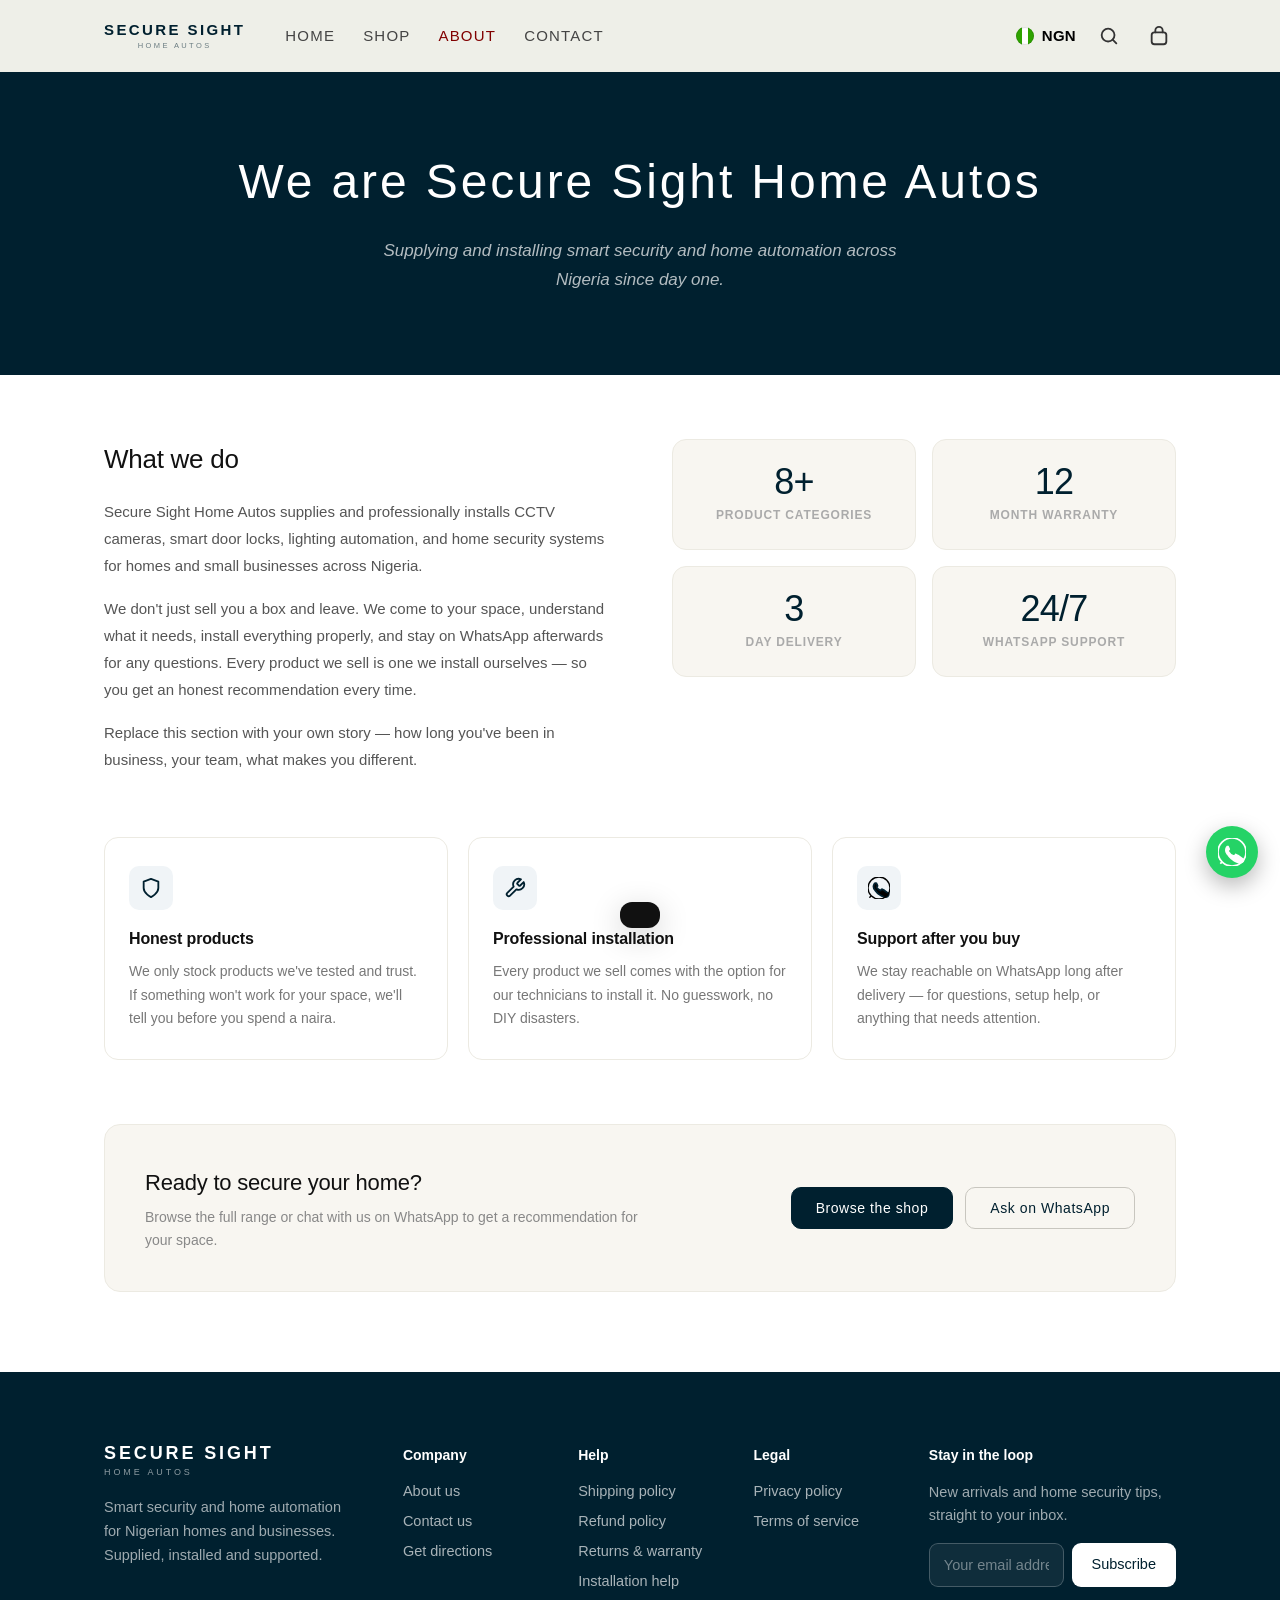
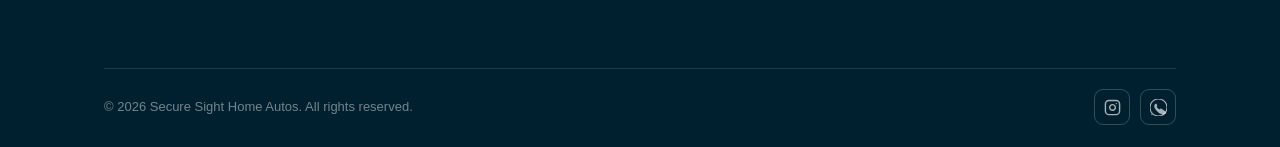
<file: secure-sight/about.html>
<!DOCTYPE html>
<html lang="en" data-base="">
<head>
<meta charset="utf-8">
<meta name="viewport" content="width=device-width, initial-scale=1, viewport-fit=cover">
<title>About | Secure Sight Home Autos</title>
<meta name="description" content="About Secure Sight Home Autos - smart security and home automation, supplied, installed and supported.">
<link rel="stylesheet" href="css/base.css">
<link rel="stylesheet" href="css/pages.css">
</head>
<body data-page="about">
<div id="site-header"></div>
<main id="view">
<div class="about-hero"><h1>We are Secure Sight Home Autos</h1><p>Supplying and installing smart security and home automation across Nigeria since day one.</p></div>
<section class="about-body"><div class="wrap">
  <div class="about-grid">
    <div class="about-text">
      <h2>What we do</h2>
      <p>Secure Sight Home Autos supplies and professionally installs CCTV cameras, smart door locks, lighting automation, and home security systems for homes and small businesses across Nigeria.</p>
      <p>We don't just sell you a box and leave. We come to your space, understand what it needs, install everything properly, and stay on WhatsApp afterwards for any questions. Every product we sell is one we install ourselves — so you get an honest recommendation every time.</p>
      <p>Replace this section with your own story — how long you've been in business, your team, what makes you different.</p>
    </div>
    <div class="about-stats">
      <div class="stat-card"><div class="stat-num">8+</div><div class="stat-label">Product categories</div></div>
      <div class="stat-card"><div class="stat-num">12</div><div class="stat-label">Month warranty</div></div>
      <div class="stat-card"><div class="stat-num">3</div><div class="stat-label">Day delivery</div></div>
      <div class="stat-card"><div class="stat-num">24/7</div><div class="stat-label">WhatsApp support</div></div>
    </div>
  </div>
  <div class="about-pillars">
    <div class="pillar"><div class="pillar-icon"><svg viewBox="0 0 24 24"><path d="M12 22s8-4 8-10V5l-8-3-8 3v7c0 6 8 10 8 10z"/></svg></div><h3>Honest products</h3><p>We only stock products we've tested and trust. If something won't work for your space, we'll tell you before you spend a naira.</p></div>
    <div class="pillar"><div class="pillar-icon"><svg viewBox="0 0 24 24"><path d="M14.7 6.3a1 1 0 000 1.4l1.6 1.6a1 1 0 001.4 0l3.77-3.77a6 6 0 01-7.94 7.94l-6.91 6.91a2.12 2.12 0 01-3-3l6.91-6.91a6 6 0 017.94-7.94l-3.76 3.76z"/></svg></div><h3>Professional installation</h3><p>Every product we sell comes with the option for our technicians to install it. No guesswork, no DIY disasters.</p></div>
    <div class="pillar"><div class="pillar-icon"><svg viewBox="0 0 24 24"><path d="M17.5 14.4c-.3-.1-1.7-.8-2-1s-.5-.1-.7.1-.8 1-.9 1.1-.4.1-.6 0a7.6 7.6 0 01-3.8-3.3c-.3-.5.3-.5.8-1.5.1-.2 0-.4 0-.5s-.7-1.7-1-2.3c-.2-.5-.5-.4-.7-.4h-.6c-.2 0-.5.1-.8.4C7 7.4 6 8.4 6 10.4s1.5 3.8 1.7 4c.2.3 2.9 4.5 7.1 6.3 4.2 1.7 4.2 1.1 5 1.1.7 0 2.3-1 2.6-1.9s.3-1.7.2-1.9c-.1-.2-.4-.3-.7-.4z" fill="currentColor"/><path d="M20.5 3.5A12 12 0 003.5 20.5L2 22l1.5-1.5A12 12 0 1020.5 3.5z" fill="none" stroke="currentColor" stroke-width="1.5"/></svg></div><h3>Support after you buy</h3><p>We stay reachable on WhatsApp long after delivery — for questions, setup help, or anything that needs attention.</p></div>
  </div>
  <div class="about-cta">
    <div><h2>Ready to secure your home?</h2><p>Browse the full range or chat with us on WhatsApp to get a recommendation for your space.</p></div>
    <div class="btns">
      <a class="btn dk" href="shop.html">Browse the shop</a>
      <a class="btn ghost" target="_blank" rel="noopener" href="#" data-wa="Hello Secure Sight Home Autos, I'd like to know more about your products.">Ask on WhatsApp</a>
    </div>
  </div>
</div></section>
</main>
<div id="site-footer"></div>
<script src="js/data.js"></script>
<script src="js/layout.js"></script>
<script src="js/core.js"></script>
</body>
</html>
</file>
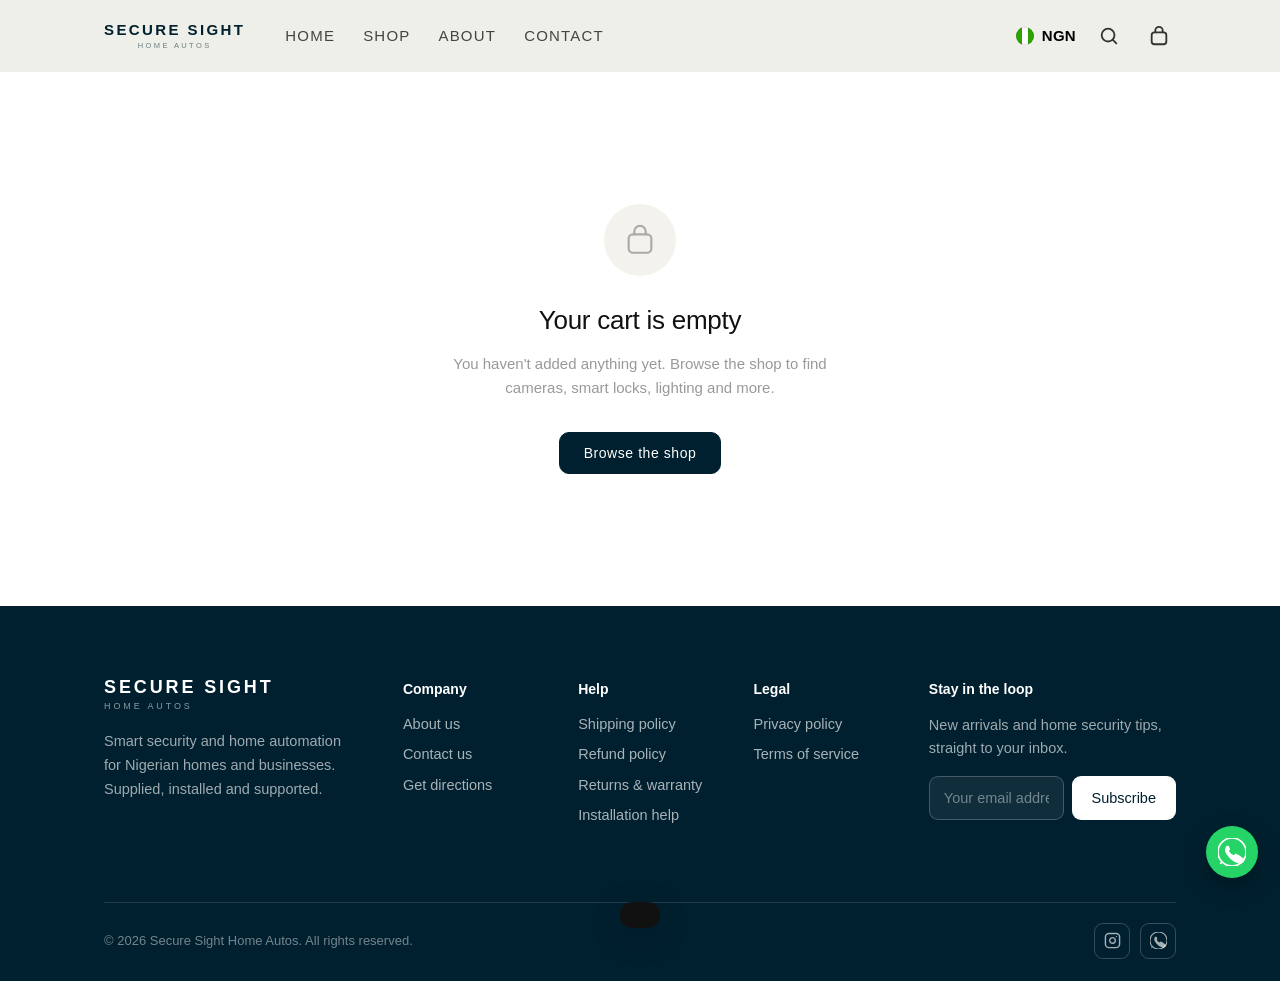
<file: secure-sight/cart.html>
<!DOCTYPE html>
<html lang="en" data-base="">
<head>
<meta charset="utf-8">
<meta name="viewport" content="width=device-width, initial-scale=1, viewport-fit=cover">
<title>Your cart | Secure Sight Home Autos</title>
<meta name="description" content="Review the items in your cart.">
<link rel="stylesheet" href="css/base.css">
<link rel="stylesheet" href="css/cart.css">
</head>
<body data-page="cart">
<div id="site-header"></div>
<main id="view"></main>
<div id="site-footer"></div>
<script src="js/data.js"></script>
<script src="js/layout.js"></script>
<script src="js/core.js"></script>
<script src="js/cart.js"></script>
</body>
</html>
</file>
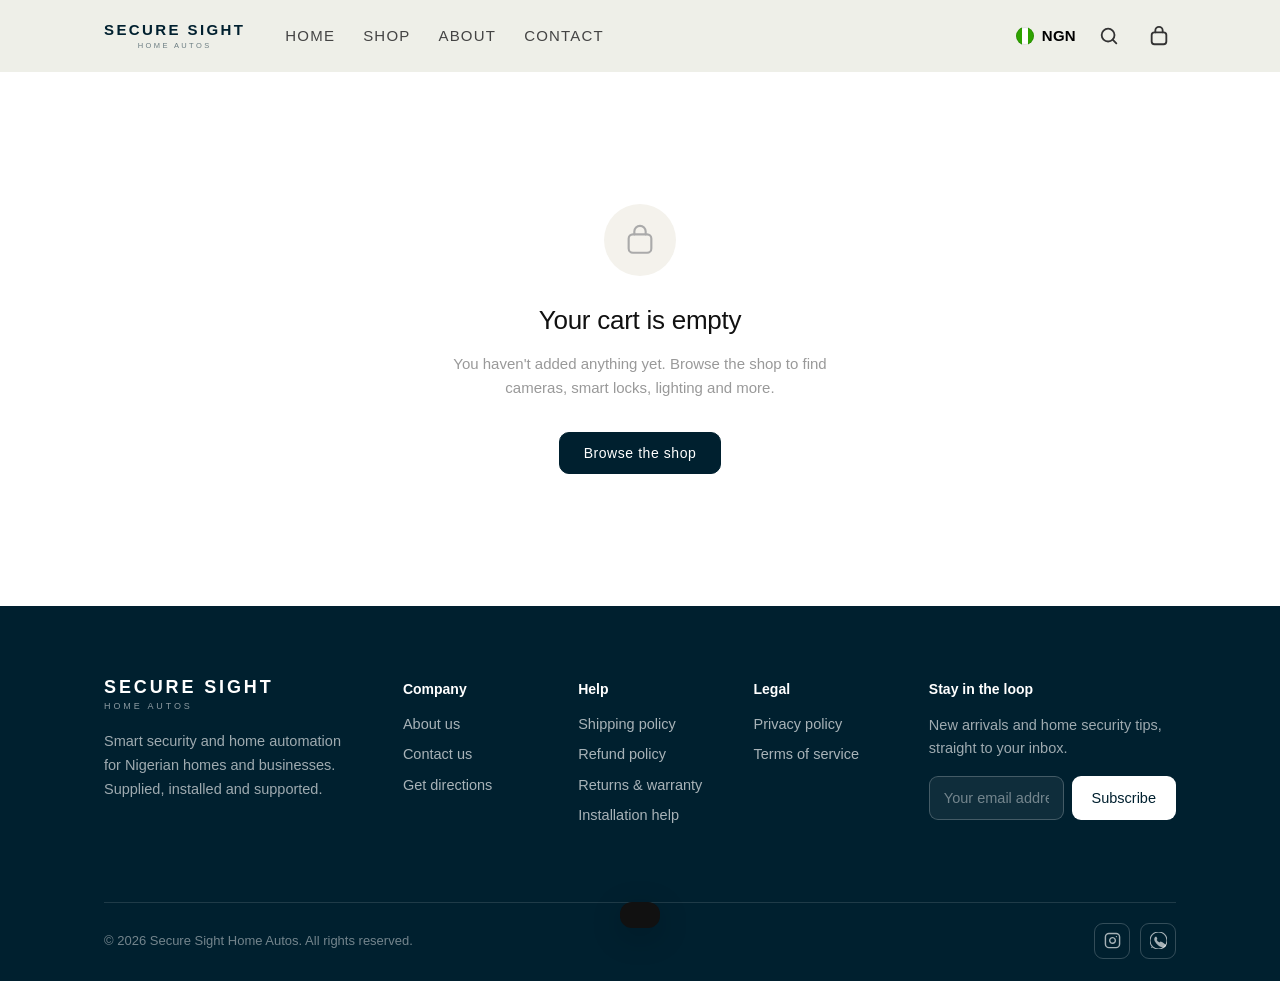
<file: secure-sight/checkout.html>
<!DOCTYPE html>
<html lang="en" data-base="">
<head>
<meta charset="utf-8">
<meta name="viewport" content="width=device-width, initial-scale=1, viewport-fit=cover">
<title>Checkout | Secure Sight Home Autos</title>
<meta name="description" content="Enter your delivery details and send your order on WhatsApp.">
<link rel="stylesheet" href="css/base.css">
<link rel="stylesheet" href="css/cart.css">
</head>
<body data-page="checkout">
<div id="site-header"></div>
<main id="view"></main>
<div id="site-footer"></div>
<script src="js/data.js"></script>
<script src="js/layout.js"></script>
<script src="js/core.js"></script>
<script src="js/cart.js"></script>
</body>
</html>
</file>
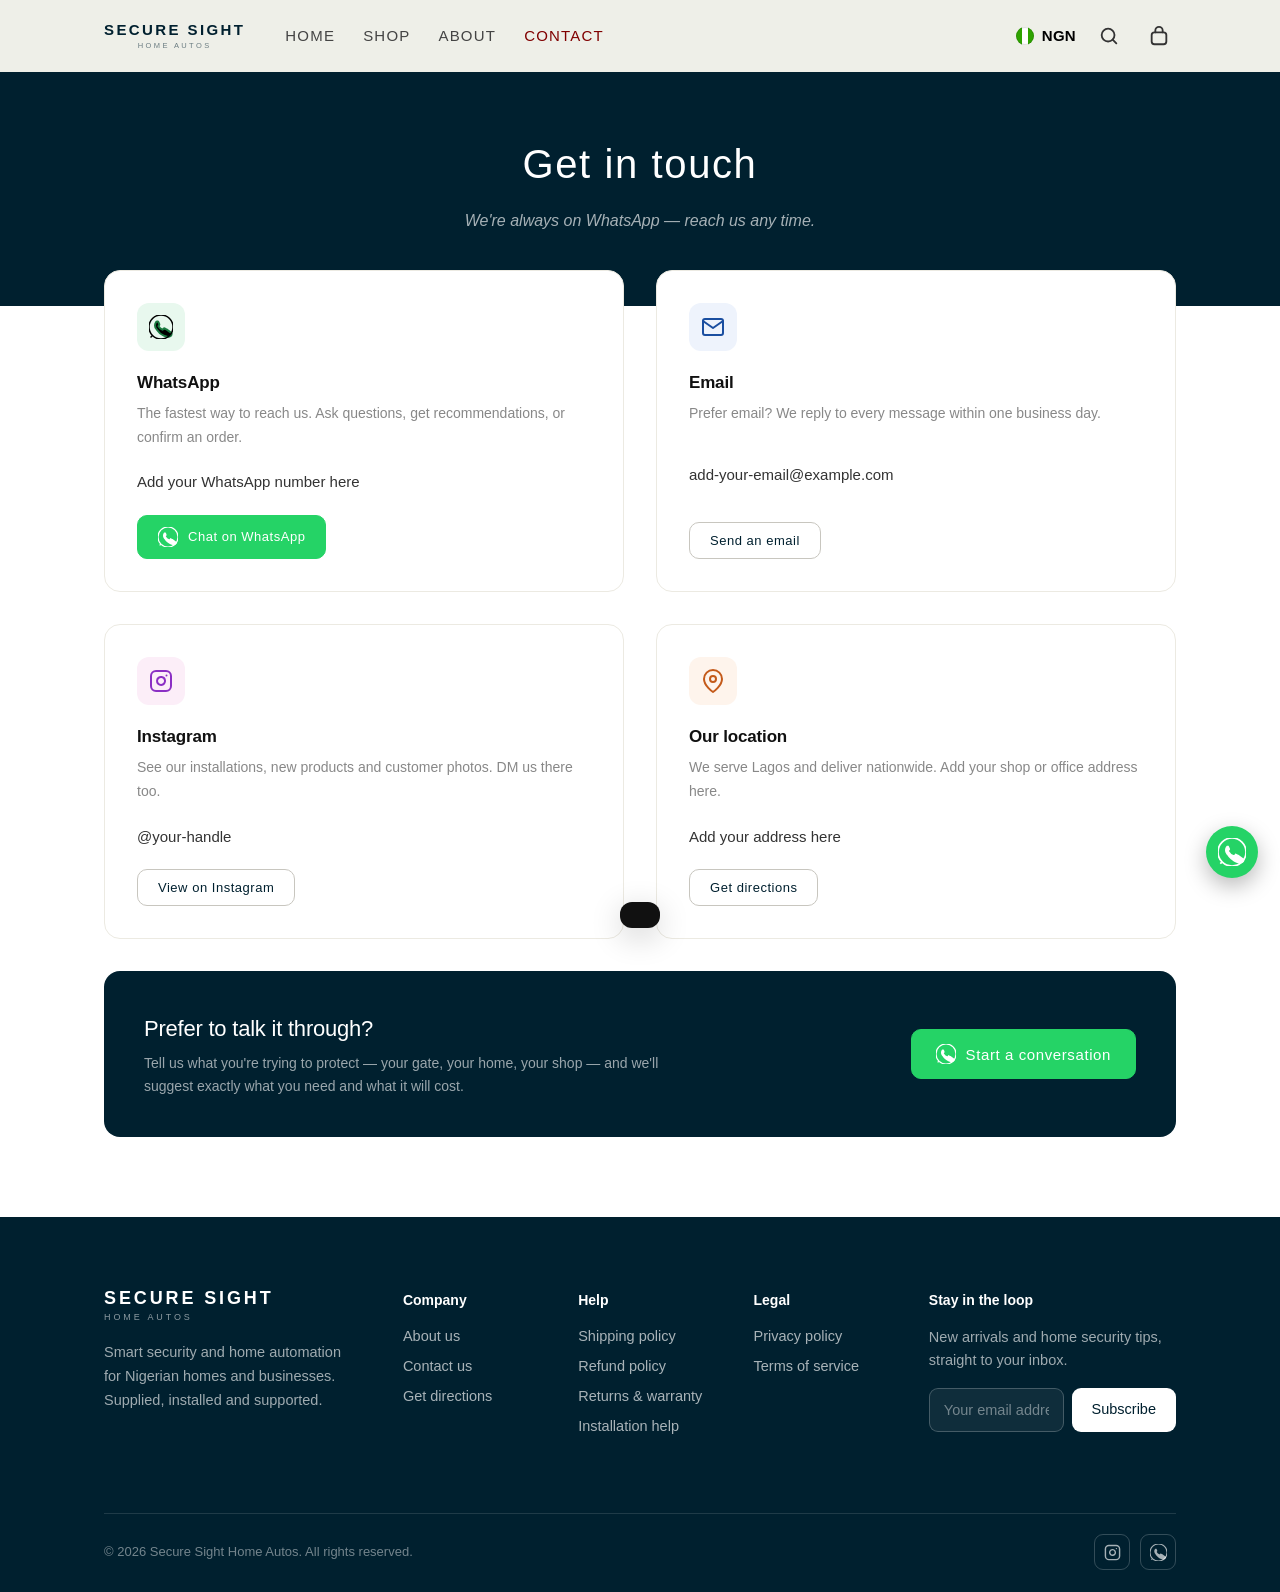
<file: secure-sight/contact.html>
<!DOCTYPE html>
<html lang="en" data-base="">
<head>
<meta charset="utf-8">
<meta name="viewport" content="width=device-width, initial-scale=1, viewport-fit=cover">
<title>Contact | Secure Sight Home Autos</title>
<meta name="description" content="Contact Secure Sight Home Autos on WhatsApp, email or Instagram.">
<link rel="stylesheet" href="css/base.css">
<link rel="stylesheet" href="css/pages.css">
</head>
<body data-page="contact">
<div id="site-header"></div>
<main id="view">
<div class="contact-pg">
  <div class="contact-hero"><h1>Get in touch</h1><p>We're always on WhatsApp — reach us any time.</p></div>
  <div class="wrap contact-body">
    <div class="contact-grid">
      <div class="contact-card">
        <div class="contact-card-icon cicon-wa"><svg viewBox="0 0 24 24"><path d="M17.5 14.4c-.3-.1-1.7-.8-2-1s-.5-.1-.7.1-.8 1-.9 1.1-.4.1-.6 0a7.6 7.6 0 01-3.8-3.3c-.3-.5.3-.5.8-1.5.1-.2 0-.4 0-.5s-.7-1.7-1-2.3c-.2-.5-.5-.4-.7-.4h-.6c-.2 0-.5.1-.8.4C7 7.4 6 8.4 6 10.4s1.5 3.8 1.7 4c.2.3 2.9 4.5 7.1 6.3 4.2 1.7 4.2 1.1 5 1.1.7 0 2.3-1 2.6-1.9s.3-1.7.2-1.9c-.1-.2-.4-.3-.7-.4z" fill="currentColor"/><path d="M20.5 3.5A12 12 0 003.5 20.5L2 22l1.5-1.5A12 12 0 1020.5 3.5z" fill="none" stroke="currentColor" stroke-width="1.5"/></svg></div>
        <h3>WhatsApp</h3>
        <p>The fastest way to reach us. Ask questions, get recommendations, or confirm an order.</p>
        <p class="cval" data-store="whatsapp" data-empty="Add your WhatsApp number here">Add your WhatsApp number here</p>
        <a class="btn wa" target="_blank" rel="noopener" href="#" data-wa="Hello Secure Sight Home Autos"><svg viewBox="0 0 24 24"><path d="M17.5 14.4c-.3-.1-1.7-.8-2-1s-.5-.1-.7.1-.8 1-.9 1.1-.4.1-.6 0a7.6 7.6 0 01-3.8-3.3c-.3-.5.3-.5.8-1.5.1-.2 0-.4 0-.5s-.7-1.7-1-2.3c-.2-.5-.5-.4-.7-.4h-.6c-.2 0-.5.1-.8.4C7 7.4 6 8.4 6 10.4s1.5 3.8 1.7 4c.2.3 2.9 4.5 7.1 6.3 4.2 1.7 4.2 1.1 5 1.1.7 0 2.3-1 2.6-1.9s.3-1.7.2-1.9c-.1-.2-.4-.3-.7-.4z" fill="currentColor"/><path d="M20.5 3.5A12 12 0 003.5 20.5L2 22l1.5-1.5A12 12 0 1020.5 3.5z" fill="none" stroke="currentColor" stroke-width="1.5"/></svg> Chat on WhatsApp</a>
      </div>
      <div class="contact-card">
        <div class="contact-card-icon cicon-mail"><svg viewBox="0 0 24 24"><path d="M4 4h16c1.1 0 2 .9 2 2v12c0 1.1-.9 2-2 2H4c-1.1 0-2-.9-2-2V6c0-1.1.9-2 2-2z"/><polyline points="22,6 12,13 2,6"/></svg></div>
        <h3>Email</h3>
        <p>Prefer email? We reply to every message within one business day.</p>
        <p class="cval" data-store="email">add-your-email@example.com</p>
        <a class="btn ghost" href="#" data-mailto>Send an email</a>
      </div>
      <div class="contact-card">
        <div class="contact-card-icon cicon-ig"><svg viewBox="0 0 24 24"><rect x="2" y="2" width="20" height="20" rx="5" ry="5"/><path d="M16 11.37A4 4 0 1112.63 8 4 4 0 0116 11.37z"/><line x1="17.5" y1="6.5" x2="17.51" y2="6.5"/></svg></div>
        <h3>Instagram</h3>
        <p>See our installations, new products and customer photos. DM us there too.</p>
        <p class="cval">@your-handle</p>
        <a class="btn ghost" target="_blank" rel="noopener" href="#" data-ig>View on Instagram</a>
      </div>
      <div class="contact-card">
        <div class="contact-card-icon cicon-loc"><svg viewBox="0 0 24 24"><path d="M21 10c0 7-9 13-9 13s-9-6-9-13a9 9 0 0118 0z"/><circle cx="12" cy="10" r="3"/></svg></div>
        <h3>Our location</h3>
        <p>We serve Lagos and deliver nationwide. Add your shop or office address here.</p>
        <p class="cval">Add your address here</p>
        <a class="btn ghost" href="#">Get directions</a>
      </div>
    </div>
    <div class="contact-wa-big">
      <div><h2>Prefer to talk it through?</h2><p>Tell us what you're trying to protect — your gate, your home, your shop — and we'll suggest exactly what you need and what it will cost.</p></div>
      <a class="btn wa" target="_blank" rel="noopener" href="#" data-wa="Hello Secure Sight Home Autos, I'd like help choosing the right security products for my space."><svg viewBox="0 0 24 24"><path d="M17.5 14.4c-.3-.1-1.7-.8-2-1s-.5-.1-.7.1-.8 1-.9 1.1-.4.1-.6 0a7.6 7.6 0 01-3.8-3.3c-.3-.5.3-.5.8-1.5.1-.2 0-.4 0-.5s-.7-1.7-1-2.3c-.2-.5-.5-.4-.7-.4h-.6c-.2 0-.5.1-.8.4C7 7.4 6 8.4 6 10.4s1.5 3.8 1.7 4c.2.3 2.9 4.5 7.1 6.3 4.2 1.7 4.2 1.1 5 1.1.7 0 2.3-1 2.6-1.9s.3-1.7.2-1.9c-.1-.2-.4-.3-.7-.4z" fill="currentColor"/><path d="M20.5 3.5A12 12 0 003.5 20.5L2 22l1.5-1.5A12 12 0 1020.5 3.5z" fill="none" stroke="currentColor" stroke-width="1.5"/></svg> Start a conversation</a>
    </div>
  </div>
</div>
</main>
<div id="site-footer"></div>
<script src="js/data.js"></script>
<script src="js/layout.js"></script>
<script src="js/core.js"></script>
</body>
</html>
</file>
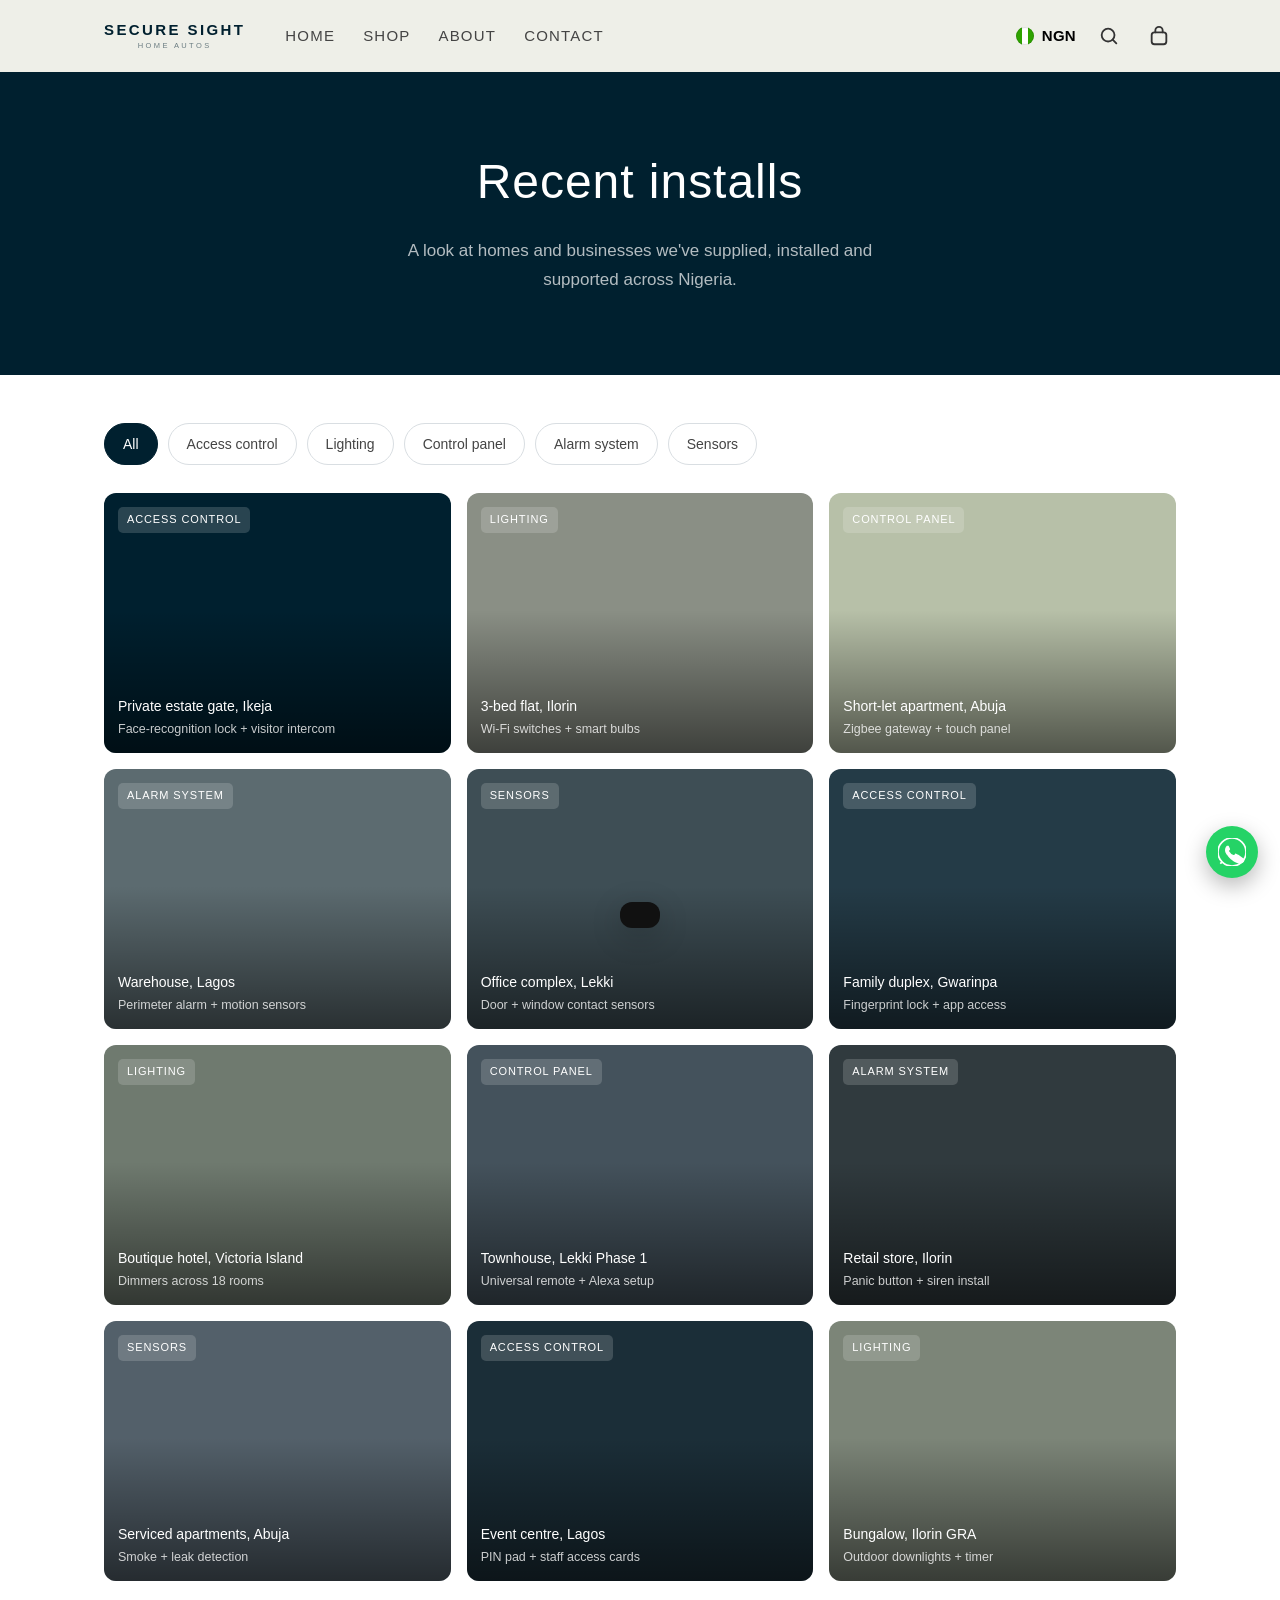
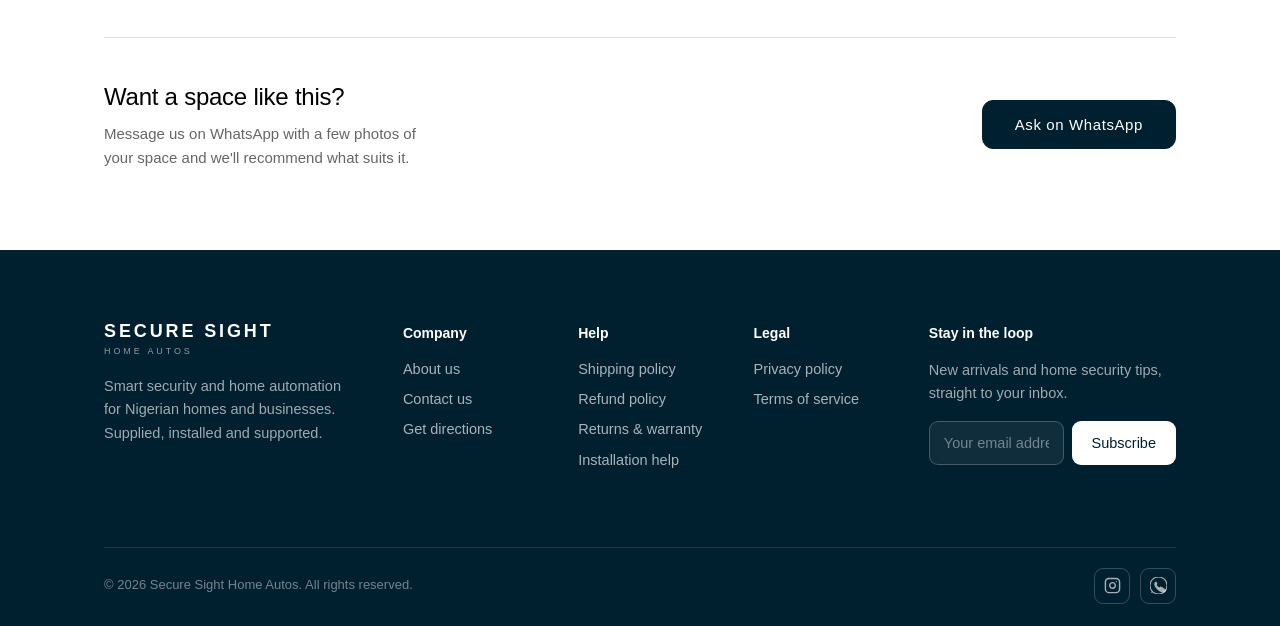
<file: secure-sight/projects.html>
<!DOCTYPE html>
<html lang="en" data-base="">
<head>
<meta charset="utf-8">
<meta name="viewport" content="width=device-width, initial-scale=1, viewport-fit=cover">
<title>Recent installs | Secure Sight Home Autos</title>
<meta name="description" content="A look at recent Secure Sight installs across Nigeria — access control, lighting, alarms, sensors and control panels.">
<link rel="stylesheet" href="css/base.css">
<link rel="stylesheet" href="css/pages.css">
<link rel="stylesheet" href="css/home.css">
</head>
<body data-page="projects">
<div id="site-header"></div>
<main id="view">

<div class="proj-hero">
  <h1>Recent installs</h1>
  <p>A look at homes and businesses we've supplied, installed and supported across Nigeria.</p>
</div>

<section class="proj-body"><div class="wrap">

  <div class="proj-filters" id="proj-filters" role="group" aria-label="Filter by category">
    <button class="pf on" data-f="all">All</button>
    <button class="pf" data-f="access">Access control</button>
    <button class="pf" data-f="lighting">Lighting</button>
    <button class="pf" data-f="panel">Control panel</button>
    <button class="pf" data-f="alarm">Alarm system</button>
    <button class="pf" data-f="sensor">Sensors</button>
  </div>

  <div class="proj-grid" id="proj-grid">

    <a class="proj-card" href="#" data-cat="access" style="background-color:#00202f">
      <span class="gal-tag">Access control</span>
      <span class="gal-cap"><b>Private estate gate, Ikeja</b><i>Face-recognition lock + visitor intercom</i></span>
    </a>

    <a class="proj-card" href="#" data-cat="lighting" style="background-color:#8a8f85">
      <span class="gal-tag">Lighting</span>
      <span class="gal-cap"><b>3-bed flat, Ilorin</b><i>Wi-Fi switches + smart bulbs</i></span>
    </a>

    <a class="proj-card" href="#" data-cat="panel" style="background-color:#b7c0a8">
      <span class="gal-tag">Control panel</span>
      <span class="gal-cap"><b>Short-let apartment, Abuja</b><i>Zigbee gateway + touch panel</i></span>
    </a>

    <a class="proj-card" href="#" data-cat="alarm" style="background-color:#5c6b70">
      <span class="gal-tag">Alarm system</span>
      <span class="gal-cap"><b>Warehouse, Lagos</b><i>Perimeter alarm + motion sensors</i></span>
    </a>

    <a class="proj-card" href="#" data-cat="sensor" style="background-color:#3e4e55">
      <span class="gal-tag">Sensors</span>
      <span class="gal-cap"><b>Office complex, Lekki</b><i>Door + window contact sensors</i></span>
    </a>

    <a class="proj-card" href="#" data-cat="access" style="background-color:#243b47">
      <span class="gal-tag">Access control</span>
      <span class="gal-cap"><b>Family duplex, Gwarinpa</b><i>Fingerprint lock + app access</i></span>
    </a>

    <a class="proj-card" href="#" data-cat="lighting" style="background-color:#6f7a6f">
      <span class="gal-tag">Lighting</span>
      <span class="gal-cap"><b>Boutique hotel, Victoria Island</b><i>Dimmers across 18 rooms</i></span>
    </a>

    <a class="proj-card" href="#" data-cat="panel" style="background-color:#44525c">
      <span class="gal-tag">Control panel</span>
      <span class="gal-cap"><b>Townhouse, Lekki Phase 1</b><i>Universal remote + Alexa setup</i></span>
    </a>

    <a class="proj-card" href="#" data-cat="alarm" style="background-color:#303a3e">
      <span class="gal-tag">Alarm system</span>
      <span class="gal-cap"><b>Retail store, Ilorin</b><i>Panic button + siren install</i></span>
    </a>

    <a class="proj-card" href="#" data-cat="sensor" style="background-color:#53606a">
      <span class="gal-tag">Sensors</span>
      <span class="gal-cap"><b>Serviced apartments, Abuja</b><i>Smoke + leak detection</i></span>
    </a>

    <a class="proj-card" href="#" data-cat="access" style="background-color:#1b2e38">
      <span class="gal-tag">Access control</span>
      <span class="gal-cap"><b>Event centre, Lagos</b><i>PIN pad + staff access cards</i></span>
    </a>

    <a class="proj-card" href="#" data-cat="lighting" style="background-color:#7c8578">
      <span class="gal-tag">Lighting</span>
      <span class="gal-cap"><b>Bungalow, Ilorin GRA</b><i>Outdoor downlights + timer</i></span>
    </a>

  </div>

  <p class="proj-none" id="proj-none">No installs in this category yet — check back soon.</p>

  <div class="proj-cta">
    <div><h2>Want a space like this?</h2><p>Message us on WhatsApp with a few photos of your space and we'll recommend what suits it.</p></div>
    <a class="btn lg dk" target="_blank" rel="noopener" href="#" data-wa="Hello Secure Sight Home Autos, I saw your recent installs page and I'd like a recommendation for my space.">Ask on WhatsApp</a>
  </div>

</div></section>
</main>
<div id="site-footer"></div>
<script src="js/data.js"></script>
<script src="js/layout.js"></script>
<script src="js/core.js"></script>
<script src="js/projects.js"></script>
</body>
</html>
</file>
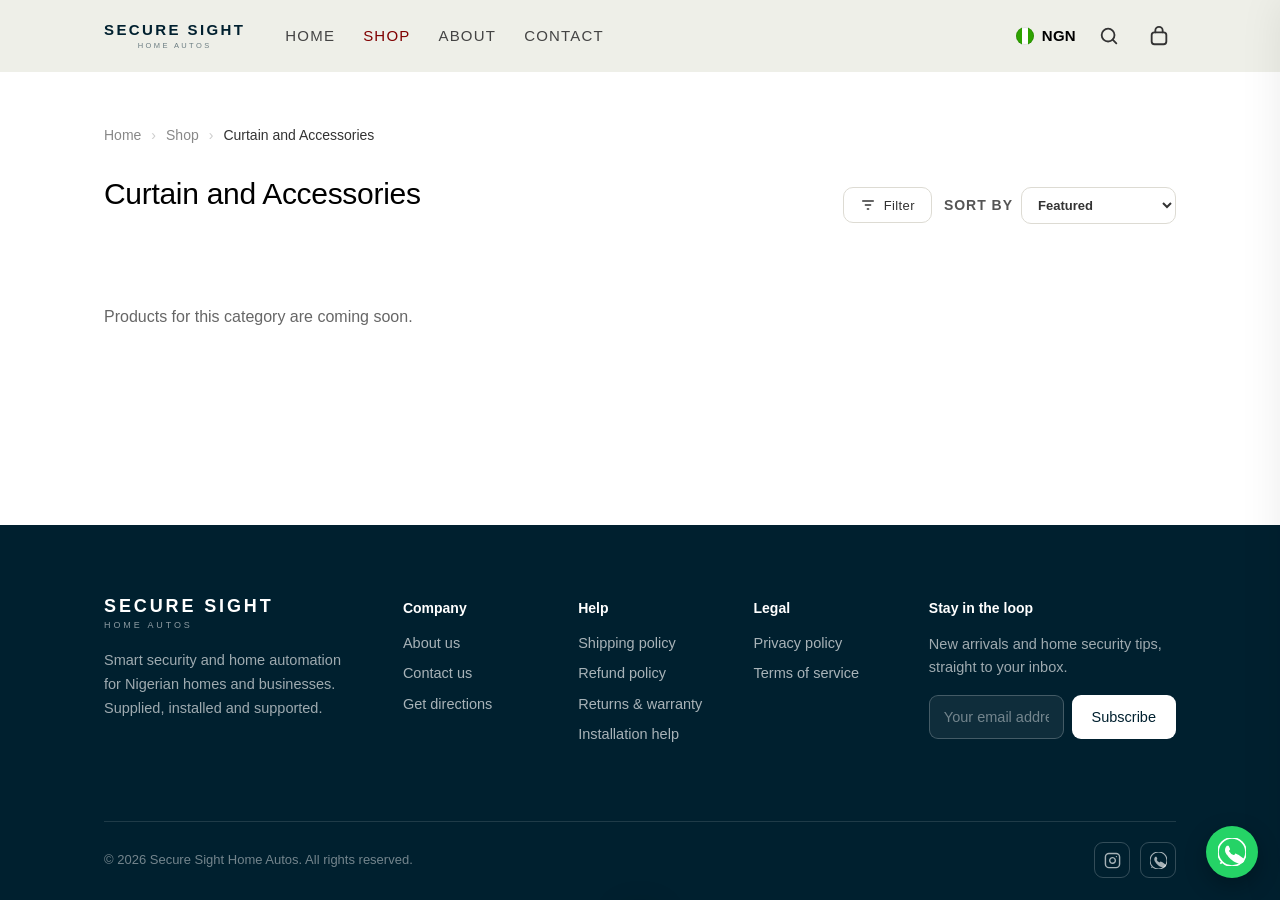
<file: secure-sight/categories/curtain-accessories.html>
<!DOCTYPE html>
<html lang="en" data-base="../">
<head>
<meta charset="utf-8">
<meta name="viewport" content="width=device-width, initial-scale=1, viewport-fit=cover">
<title>Curtain and Accessories | Secure Sight Home Autos</title>
<meta name="description" content="Smart curtain motors, tracks, blinds and shutters.">
<link rel="stylesheet" href="../css/base.css">
<link rel="stylesheet" href="../css/shop.css">
</head>
<body data-page="group" data-group="curtain-accessories">
<div id="site-header"></div>
<main id="view"></main>
<div id="site-footer"></div>
<script src="../js/data.js"></script>
<script src="../js/layout.js"></script>
<script src="../js/core.js"></script>
<script src="../js/shop.js"></script>
</body>
</html>
</file>
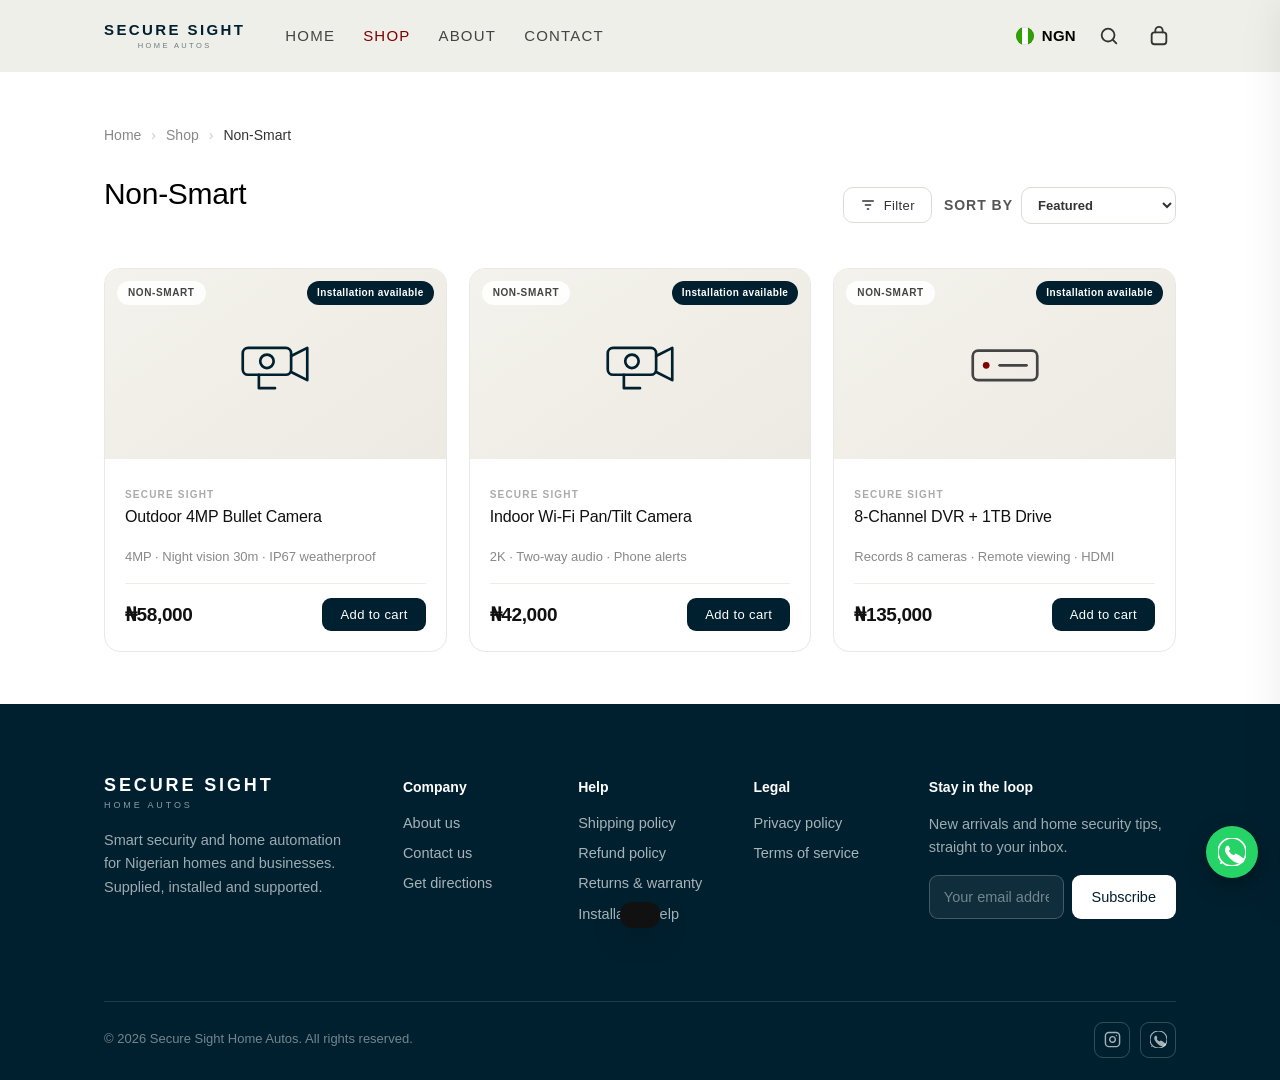
<file: secure-sight/categories/non-smart.html>
<!DOCTYPE html>
<html lang="en" data-base="../">
<head>
<meta charset="utf-8">
<meta name="viewport" content="width=device-width, initial-scale=1, viewport-fit=cover">
<title>Non-Smart | Secure Sight Home Autos</title>
<meta name="description" content="CCTV cameras, recorders and standard security equipment.">
<link rel="stylesheet" href="../css/base.css">
<link rel="stylesheet" href="../css/shop.css">
</head>
<body data-page="group" data-group="non-smart">
<div id="site-header"></div>
<main id="view"></main>
<div id="site-footer"></div>
<script src="../js/data.js"></script>
<script src="../js/layout.js"></script>
<script src="../js/core.js"></script>
<script src="../js/shop.js"></script>
</body>
</html>
</file>
<file: secure-sight/css/base.css>
/* =====================================================================
   base.css  -  loaded on EVERY page
   Contains: colours/variables, reset, header, nav, buttons, inputs,
   footer, toast, breadcrumbs.
   ===================================================================== */
:root{color-scheme:light;--bg:#fff;--ink:#000;--mute:#666;--line:#e3e3e3;--bar:#eeefe8;--soft:#f6f6f3;--panel:#fafafa;--navy:#00202f;--red:#800000;box-sizing:border-box;padding-top:env(safe-area-inset-top,0px);padding-bottom:env(safe-area-inset-bottom,0px)}
html{scroll-padding-top:calc(90px + env(safe-area-inset-top,0px));height:100%}
body{min-height:100%;display:flex;flex-direction:column;margin:0;background:var(--bg);color:var(--ink);font:400 16px/1.6 "Helvetica Neue",Helvetica,Arial,sans-serif}
main{flex:1 0 auto}
header,footer{flex:none}
*,*:before,*:after{box-sizing:inherit}
h1,h2,h3{font-weight:300;letter-spacing:-.01em;margin:0}
button{font:inherit;cursor:pointer;color:inherit}
a{color:inherit}
:focus-visible{outline:2px solid var(--red);outline-offset:2px}
.wrap{max-width:1120px;margin:0 auto;padding:0 24px}
section{padding:52px 0}
section h2{font-size:30px;margin-bottom:22px;font-weight:400}
.grouphead{display:flex;justify-content:space-between;align-items:center;gap:16px;flex-wrap:wrap;margin-bottom:28px}
.ghright{display:flex;align-items:center;gap:12px;flex-wrap:wrap}
.none{color:var(--mute);padding:20px 0}
.gy{color:var(--mute)}

/* ---------- HEADER ---------- */
header{position:sticky;top:env(safe-area-inset-top,0px);background:var(--bar);z-index:5}
header .wrap{display:flex;align-items:center;justify-content:space-between;height:72px;gap:12px}
header nav a{text-transform:uppercase;text-decoration:none;font-size:15px;font-weight:500;letter-spacing:.08em;margin-right:28px;color:#444;transition:color .15s}
header nav a:hover{color:#000}
header nav a.on{color:var(--red)}
.tools{display:flex;align-items:center;gap:16px}
.cur{display:flex;align-items:center;gap:8px;font-size:15px;font-weight:700;letter-spacing:.02em;cursor:default;user-select:none}
.flag{width:18px;height:18px;border-radius:50%;background:linear-gradient(90deg,#2ea300 33%,#fff 33% 66%,#2ea300 66%);box-shadow:inset 0 0 0 1px rgba(0,0,0,.12)}
select{font:inherit;border:0;background:transparent;color:var(--ink);cursor:pointer;font-size:15px}
.ib{background:none;border:0;padding:6px;position:relative;line-height:0;border-radius:8px;transition:background .15s}
.ib:hover{background:rgba(0,0,0,.06)}
.ib svg{width:22px;height:22px;stroke:#333;fill:none;stroke-width:2;stroke-linecap:round;stroke-linejoin:round}
.badge{position:absolute;top:-2px;right:-4px;background:var(--red);color:#fff;font-size:10px;font-weight:700;line-height:1;border-radius:99px;padding:3px 5px;display:none;min-width:16px;text-align:center}
#sbar{display:none;background:var(--bar);padding:0 0 14px}
#sbar.on{display:block}
#sbar .wrap{display:flex;align-items:stretch;gap:10px}
#sbar input{flex:1;min-width:0;width:auto;font:inherit;padding:12px 14px;border:1px solid #ccc;border-radius:10px;background:#fff;margin:0;font-size:15px;outline:none;transition:border-color .15s}
#sbar input:focus{border-color:#00202f}
.sx{flex:none;width:44px;height:44px;background:#fff;border:1px solid #ccc;border-radius:10px;font-size:22px;font-weight:300;line-height:1;display:grid;place-items:center;transition:border-color .15s,background .15s;color:#444}
.sx:hover{border-color:#00202f;background:#f4f2ec}

/* brand in the header (left of the menu) */
.hdr-left{display:flex;align-items:center;gap:40px;min-width:0}
.hdr-brand{display:none;flex:none;text-align:center;text-decoration:none;color:var(--navy);font-size:15px;font-weight:600;letter-spacing:.16em;text-transform:uppercase;line-height:1.1;white-space:nowrap}
.hdr-brand span{display:block;font-size:.5em;font-weight:400;letter-spacing:.32em;margin-top:.45em;opacity:.55}
@media(min-width:601px){.hdr-brand{display:block}}
body[data-page=home] .hdr-brand{visibility:hidden}
@media(max-width:860px){.hdr-left{gap:22px}header nav a{font-size:13px;margin-right:16px}}

/* shop dropdown in the header */
.navdd{position:relative}
.navm{display:none;position:absolute;top:100%;left:0;margin-top:10px;background:#fff;border-radius:12px;box-shadow:0 8px 32px rgba(0,0,0,.13);border:1px solid #e8e6df;min-width:330px;padding:0;overflow:hidden;z-index:15}
.navm a{display:flex;align-items:center;gap:18px;padding:16px 24px;text-decoration:none;font-size:17px;color:#14213d;white-space:nowrap;border-bottom:1px solid #e8e6df;transition:background .12s}
.navm a:last-child{border-bottom:none}
.navm a svg{width:24px;height:24px;flex:none;fill:none;stroke:currentColor;stroke-width:1.8;stroke-linecap:round;stroke-linejoin:round}
.navm a:hover{background:var(--soft)}
.navdd.open .navm{display:block}
header .navm a{text-transform:none;letter-spacing:0;font-weight:500;margin-right:0;color:#14213d;font-size:17px}
@media(max-width:860px){.navm{position:fixed;top:calc(72px + env(safe-area-inset-top,0px));left:0;right:0;margin:0;border-radius:0;min-width:0;max-height:calc(100vh - 72px - env(safe-area-inset-top,0px));overflow:auto}}
@media(max-width:640px){header nav a{font-size:13px;margin-right:14px}.tools{gap:10px}}

/* ---------- BUTTONS ---------- */
.btn{display:inline-flex;align-items:center;justify-content:center;gap:8px;font:500 14px/1 "Helvetica Neue",Helvetica,Arial,sans-serif;letter-spacing:.04em;text-decoration:none;border-radius:10px;padding:13px 24px;border:1.5px solid transparent;cursor:pointer;transition:background .15s,color .15s,border-color .15s,transform .1s,box-shadow .15s;white-space:nowrap;-webkit-user-select:none;user-select:none}
.btn:active{transform:scale(.97)}
.btn.dk{background:var(--navy);color:#fff;border-color:var(--navy)}
.btn.dk:hover{background:#003a52;border-color:#003a52}
.btn.ghost{background:transparent;color:var(--navy);border-color:#c8c6bf}
.btn.ghost:hover{border-color:var(--navy);background:#f4f2ec}
.btn.red{background:var(--red);color:#fff;border-color:var(--red)}
.btn.red:hover{background:#9a0000;border-color:#9a0000}
.btn.hero-cta{background:transparent;color:#fff;border:1.5px solid rgba(255,255,255,.55);font-size:16px;padding:16px 36px;border-radius:12px;letter-spacing:.06em}
.btn.hero-cta:hover{background:rgba(255,255,255,.1);border-color:#fff}

/* quantity stepper (product page + cart) */
.qty{display:inline-flex;align-items:center;border:1.5px solid #dddbd3;border-radius:9px;overflow:hidden}
.qty button{width:36px;height:36px;background:#f8f6f1;border:none;font-size:18px;font-weight:300;color:#444;cursor:pointer;transition:background .15s;display:grid;place-items:center}
.qty button:hover{background:#eceae2;color:#000}
.qty span{display:inline-block;min-width:36px;text-align:center;font-size:15px;font-weight:500;border-left:1.5px solid #dddbd3;border-right:1.5px solid #dddbd3;line-height:36px}

/* ---------- FORM FIELDS ---------- */
input,textarea{width:100%;font:inherit;font-size:15px;padding:13px 16px;border:1.5px solid #dddbd3;border-radius:10px;margin:5px 0 18px;background:#fff;color:var(--ink);outline:none;transition:border-color .15s,box-shadow .15s}
input:focus,textarea:focus{border-color:var(--navy);box-shadow:0 0 0 3px rgba(0,32,47,.08)}
textarea{resize:vertical;min-height:90px;line-height:1.6}
label{font-size:12px;font-weight:700;color:#888;letter-spacing:.07em;text-transform:uppercase}

/* ---------- BREADCRUMBS ---------- */
.crumbs{display:flex;flex-wrap:wrap;align-items:center;gap:6px 10px;font-size:14px;margin-bottom:24px;color:#888}
.crumbs a{text-decoration:none;color:#888}
.crumbs a:hover{color:#000;text-decoration:underline}
.crumbs .sep{color:#ccc}
.crumbs [aria-current]{color:#333}

/* ---------- FOOTER ---------- */
footer{background:var(--navy);color:#fff;padding:clamp(48px,6vw,72px) 0 0;font-size:14.5px}
.ft-main{display:grid;grid-template-columns:minmax(0,1.55fr) repeat(3,minmax(0,.8fr)) minmax(0,1.5fr);gap:clamp(24px,3.4vw,48px);padding-bottom:clamp(36px,4.5vw,56px)}
.ft-logo{margin:0;font-size:18px;font-weight:600;letter-spacing:.16em;text-transform:uppercase;line-height:1.1;color:#fff}
.ft-logo span{display:block;font-size:.5em;font-weight:400;letter-spacing:.32em;margin-top:.5em;opacity:.55}
.ft-tagline{margin:18px 0 0;max-width:32ch;font-size:14.5px;line-height:1.65;color:rgba(255,255,255,.62)}
.ft-col h4,.ft-news h4{margin:0 0 14px;font-size:14px;font-weight:600;color:#fff}
.ft-col a{display:block;font-size:14.5px;line-height:1.4;color:rgba(255,255,255,.66);text-decoration:none;margin:0 0 10px;transition:color .15s}
.ft-col a:hover{color:#fff}
.ft-news p{margin:0 0 16px;max-width:36ch;font-size:14.5px;line-height:1.6;color:rgba(255,255,255,.62)}
.ft-news-form{display:flex;gap:8px;max-width:400px}
.ft-news-input{flex:1;min-width:0;width:auto;height:44px;margin:0;padding:0 14px;font:inherit;font-size:14.5px;border:1px solid rgba(255,255,255,.22);border-radius:9px;background:rgba(255,255,255,.06);color:#fff;outline:none;transition:border-color .15s,background .15s}
.ft-news-input::placeholder{color:rgba(255,255,255,.42)}
.ft-news-input:focus{border-color:rgba(255,255,255,.55);background:rgba(255,255,255,.09);box-shadow:none}
.ft-news-btn{flex:none;height:44px;padding:0 20px;border:0;border-radius:9px;background:#fff;color:var(--navy);font:600 14px/1 inherit;cursor:pointer;transition:background .15s}
.ft-news-btn:hover{background:#e8ecef}
.ft-news p.ft-news-msg{margin:10px 0 0;min-height:1.2em;font-size:13px;color:rgba(255,255,255,.6)}
.ft-bottom{display:flex;align-items:center;justify-content:space-between;gap:16px;flex-wrap:wrap;padding:20px 0 calc(22px + env(safe-area-inset-bottom,0px));border-top:1px solid rgba(255,255,255,.12)}
.ft-copy{margin:0;font-size:13px;color:rgba(255,255,255,.45)}
.ft-socials{display:flex;gap:10px}
.ft-soc{width:36px;height:36px;border:1px solid rgba(255,255,255,.2);border-radius:9px;display:grid;place-items:center;color:rgba(255,255,255,.65);text-decoration:none;transition:border-color .15s,color .15s,background .15s}
.ft-soc:hover{border-color:rgba(255,255,255,.6);color:#fff;background:rgba(255,255,255,.08)}
.ft-soc svg{width:17px;height:17px}
@media(max-width:1000px){.ft-main{grid-template-columns:repeat(3,minmax(0,1fr))}.ft-brand,.ft-news{grid-column:1/-1}.ft-tagline{max-width:46ch}}
@media(max-width:540px){.ft-main{grid-template-columns:repeat(2,minmax(0,1fr))}.ft-bottom{flex-direction:column;align-items:flex-start}.ft-news-form{max-width:none}}

/* ---------- TOAST ("added to cart") ---------- */
#toast{position:fixed;left:50%;bottom:calc(24px + env(safe-area-inset-bottom,0px));transform:translate(-50%,200%);background:#111;color:#fff;padding:13px 20px;display:flex;gap:20px;align-items:center;z-index:30;transition:transform .2s cubic-bezier(.4,0,.2,1);width:max-content;max-width:calc(100% - 32px);border-radius:12px;font-size:14px;box-shadow:0 8px 32px rgba(0,0,0,.2)}
#toast.on{transform:translate(-50%,0)}
#toast a{color:#7eb8d4;font-weight:600;white-space:nowrap;text-decoration:none}
#toast a:hover{color:#fff}
@media(prefers-reduced-motion:reduce){#toast{transition:none}}

/* =====================================================================
   PHONES: header, menu, WhatsApp button, finger-sized taps, readable text
   (the menu button and panel are built in js/layout.js; they are hidden on bigger screens)
   ===================================================================== */
.mb{display:none}
.mmenu{display:none}
.ic-x{display:none}

/* WhatsApp button: floats bottom-right on every page (not on checkout, which sends to WhatsApp anyway) */
.wa-fab{position:fixed;right:16px;bottom:calc(16px + env(safe-area-inset-bottom,0px));width:56px;height:56px;border-radius:50%;background:#25d366;color:#fff;display:grid;place-items:center;
  box-shadow:0 8px 22px rgba(0,0,0,.28);z-index:25;text-decoration:none;transition:transform .15s,box-shadow .15s}
.wa-fab svg{width:30px;height:30px}
.wa-fab:hover{transform:scale(1.06)}
.wa-fab:active{transform:scale(.94)}
body[data-page=checkout] .wa-fab{display:none}
@media(min-width:761px){.wa-fab{width:52px;height:52px;right:22px;bottom:22px}.wa-fab svg{width:28px;height:28px}}

@media(max-width:760px){
  /* ----- header: menu button | brand | search + cart ----- */
  header .wrap{height:64px;gap:0;padding-left:6px;padding-right:6px}
  header nav{display:none}
  .hdr-left{flex:1;justify-content:center;gap:0}
  .hdr-brand{display:block;font-size:14px;padding:10px 8px}
  body[data-page=home] .hdr-brand{visibility:visible}
  .mb{display:grid;place-items:center;margin-right:44px;order:-1}
  .cur{display:none}
  .tools{gap:0}
  .ib{width:44px;height:44px;padding:0;display:grid;place-items:center;border-radius:12px}
  .ib svg{width:24px;height:24px}
  .badge{top:3px;right:1px;font-size:11px}
  .mb .ic-menu,.mb .ic-x{display:block}
  .mb .ic-x{display:none}
  .mm-open .mb .ic-menu{display:none}
  .mm-open .mb .ic-x{display:block}
  #sbar .wrap{padding-left:12px;padding-right:12px}

  /* ----- the menu panel ----- */
  .mmenu{display:block;position:fixed;left:0;right:0;top:calc(64px + env(safe-area-inset-top,0px));bottom:0;z-index:40;background:#fff;overflow-y:auto;-webkit-overflow-scrolling:touch;overscroll-behavior:contain;
    opacity:0;visibility:hidden;transform:translateY(-10px);transition:opacity .2s,transform .22s,visibility 0s .22s}
  .mm-open .mmenu{opacity:1;visibility:visible;transform:none;transition-delay:0s}
  html.mm-open{overflow:hidden}
  .mm-in{padding-bottom:calc(28px + env(safe-area-inset-bottom,0px))}
  .mm-in a{display:flex;align-items:center;gap:14px;min-height:56px;padding:0 22px;font-size:17px;font-weight:500;color:#14213d;text-decoration:none;border-bottom:1px solid #eceae2}
  .mm-in a.on{color:var(--red)}
  .mm-in a:active{background:var(--soft)}
  .mm-in svg{width:24px;height:24px;flex:none;fill:none;stroke:currentColor;stroke-width:1.8;stroke-linecap:round;stroke-linejoin:round}
  .mm-h{margin:0;padding:20px 22px 8px;font-size:12px;letter-spacing:.12em;text-transform:uppercase;color:#7a8890;font-weight:700}
  .mm-grid{display:grid;grid-template-columns:1fr 1fr;border-top:1px solid #eceae2}
  .mm-grid a{min-height:60px;padding:0 16px;gap:10px;font-size:15px;border-right:1px solid #eceae2}
  .mm-grid a:nth-child(2n){border-right:0}
  .mm-in a.mm-wa{margin:20px 22px 0;min-height:54px;border:0;border-radius:12px;background:#1fa855;color:#fff;justify-content:center;font-weight:600}
  .mm-wa svg{fill:currentColor;stroke:none}

  /* ----- readable text and finger-sized taps ----- */
  input,textarea,select{font-size:16px}
  #sbar input{font-size:16px}
  .ft-news-input{font-size:16px}
  .ft-col a{padding:11px 0;margin:0}
  .ft-soc{width:44px;height:44px}
  .wa-fab{width:56px;height:56px;right:14px}
}
@media(prefers-reduced-motion:reduce){.mmenu{transition:none}}
</file>
<file: secure-sight/css/pages.css>
/* =====================================================================
   pages.css  -  home hero, About, Contact, policy pages
   ===================================================================== */

/* ---------- POLICY PAGES ---------- */
.pol{max-width:720px}
.pol h1{font-size:34px;margin-bottom:6px}
.pol h2{font-size:21px;font-weight:400;margin:28px 0 6px}
.pol p{margin:0 0 12px;color:#222}
.pol .note{background:var(--soft);border-left:3px solid var(--red);padding:12px 16px;color:#333}

/* ---------- WHATSAPP BUTTON ---------- */
.btn.wa{background:#25d366;color:#fff;border-color:#25d366;gap:10px;font-size:15px;padding:14px 24px}
.btn.wa:hover{background:#1da851;border-color:#1da851}
.btn.wa svg{width:20px;height:20px;fill:#fff;flex-shrink:0}

/* ---------- PROJECTS / RECENT INSTALLS ---------- */
.proj-hero{background:var(--navy);color:#fff;padding:72px 24px 80px;text-align:center}
.proj-hero h1{font-size:clamp(28px,5vw,48px);font-weight:300;letter-spacing:.02em;margin:0 0 16px}
.proj-hero p{font-size:17px;color:rgba(255,255,255,.7);max-width:520px;margin:0 auto;line-height:1.7}
.proj-body{padding:48px 0 80px}
.proj-filters{display:flex;flex-wrap:wrap;gap:10px;margin-bottom:28px}
.pf{font:inherit;font-size:14px;background:#fff;border:1px solid #d9dee2;border-radius:99px;padding:9px 18px;color:#444;transition:border-color .15s,background .15s,color .15s}
.pf:hover{border-color:var(--navy)}
.pf.on{background:var(--navy);border-color:var(--navy);color:#fff}
.proj-grid{display:grid;grid-template-columns:repeat(3,minmax(0,1fr));gap:16px}
.proj-card{position:relative;display:block;height:260px;border-radius:12px;overflow:hidden;background-size:cover;background-position:center;color:#fff;text-decoration:none}
.proj-card:after{content:"";position:absolute;inset:0;background:linear-gradient(0deg,rgba(0,0,0,.55) 0%,rgba(0,0,0,0) 55%);transition:background .15s}
.proj-card:hover:after{background:linear-gradient(0deg,rgba(0,0,0,.65) 0%,rgba(0,0,0,.05) 70%)}
.proj-card.hide{display:none}
.proj-none{display:none;color:#777;padding:40px 0;text-align:center;font-size:15px}
.proj-none.show{display:block}
.proj-cta{margin-top:56px;padding-top:40px;border-top:1px solid #e3e3e3;display:flex;align-items:center;justify-content:space-between;gap:24px;flex-wrap:wrap}
.proj-cta h2{font-size:24px;font-weight:400;margin:0 0 6px}
.proj-cta p{font-size:15px;color:#666;margin:0;max-width:40ch}

@media(max-width:860px){
  .proj-grid{grid-template-columns:repeat(2,minmax(0,1fr))}
}
@media(max-width:640px){
  .proj-hero{padding:48px 20px 56px}
  .proj-grid{grid-template-columns:1fr;gap:12px}
  .proj-card{height:200px}
  .proj-filters{gap:8px}
  .pf{padding:8px 14px;font-size:13px}
  .proj-cta{flex-direction:column;align-items:flex-start}
}

/* ---------- ABOUT ---------- */
.about-hero{background:var(--navy);color:#fff;padding:72px 24px 80px;text-align:center}
.about-hero h1{font-size:clamp(28px,5vw,48px);font-weight:300;letter-spacing:.06em;margin:0 0 16px}
.about-hero p{font-size:17px;color:rgba(255,255,255,.7);max-width:520px;margin:0 auto;line-height:1.7;font-style:italic}
.about-body{padding:64px 0 80px}
.about-grid{display:grid;grid-template-columns:1fr 1fr;gap:64px;align-items:start;margin-bottom:64px}
.about-text h2{font-size:26px;font-weight:400;margin:0 0 18px;color:#111;letter-spacing:-.01em}
.about-text p{font-size:15px;color:#555;line-height:1.8;margin:0 0 16px}
.about-text p:last-child{margin:0}
.about-stats{display:grid;grid-template-columns:1fr 1fr;gap:16px}
.stat-card{background:#f8f6f1;border:1px solid #eceae2;border-radius:14px;padding:24px 20px;text-align:center}
.stat-num{font-size:36px;font-weight:300;color:var(--navy);letter-spacing:-.02em;line-height:1;margin-bottom:6px}
.stat-label{font-size:12px;font-weight:600;letter-spacing:.07em;text-transform:uppercase;color:#aaa}
.about-pillars{display:grid;grid-template-columns:repeat(3,1fr);gap:20px;margin-bottom:64px}
.pillar{background:#fff;border:1px solid #eceae2;border-radius:14px;padding:28px 24px}
.pillar-icon{width:44px;height:44px;background:#f0f4f7;border-radius:10px;display:grid;place-items:center;margin-bottom:16px}
.pillar-icon svg{width:22px;height:22px;stroke:var(--navy);fill:none;stroke-width:2;stroke-linecap:round;stroke-linejoin:round}
.pillar h3{font-size:16px;font-weight:600;margin:0 0 8px;color:#111;letter-spacing:-.01em}
.pillar p{font-size:14px;color:#777;line-height:1.7;margin:0}
.about-cta{background:#f8f6f1;border:1px solid #eceae2;border-radius:16px;padding:40px;display:flex;align-items:center;justify-content:space-between;gap:24px;flex-wrap:wrap}
.about-cta h2{font-size:22px;font-weight:400;margin:0 0 6px;color:#111}
.about-cta p{font-size:14px;color:#888;margin:0;max-width:36em}
.about-cta .btns{display:flex;gap:12px;flex-wrap:wrap}
@media(max-width:860px){.about-grid{grid-template-columns:1fr;gap:40px}.about-pillars{grid-template-columns:1fr 1fr}}
@media(max-width:540px){.about-pillars{grid-template-columns:1fr}.about-stats{grid-template-columns:1fr 1fr}.about-cta{flex-direction:column;align-items:flex-start;padding:28px}}

/* ---------- CONTACT ---------- */
.contact-pg{padding:0 0 80px}
.contact-hero{background:var(--navy);color:#fff;padding:60px 24px 72px;text-align:center}
.contact-hero h1{font-size:clamp(26px,4vw,40px);font-weight:300;letter-spacing:.04em;margin:0 0 12px}
.contact-hero p{font-size:16px;color:rgba(255,255,255,.65);margin:0;font-style:italic}
.contact-body{padding:0 24px}
.contact-grid{display:grid;grid-template-columns:1fr 1fr;gap:32px;margin-top:-36px}
.contact-card{background:#fff;border:1px solid #eceae2;border-radius:16px;padding:32px;display:flex;flex-direction:column;gap:0}
.contact-card-icon{width:48px;height:48px;border-radius:12px;display:grid;place-items:center;margin-bottom:18px;flex-shrink:0}
.contact-card-icon svg{width:24px;height:24px;fill:none;stroke-width:2;stroke-linecap:round;stroke-linejoin:round}
.cicon-wa{background:#e8f8ee;stroke:#1a7a40}
.cicon-wa svg{stroke:#1a7a40}
.cicon-ig{background:#fceef8;stroke:#8b2fc4}
.cicon-ig svg{stroke:#8b2fc4}
.cicon-mail{background:#eef3fc;stroke:#1a4ea0}
.cicon-mail svg{stroke:#1a4ea0}
.cicon-loc{background:#fef4ec;stroke:#c45a1a}
.cicon-loc svg{stroke:#c45a1a}
.contact-card h3{font-size:17px;font-weight:600;margin:0 0 6px;color:#111;letter-spacing:-.01em}
.contact-card p{font-size:14px;color:#888;line-height:1.7;margin:0 0 20px;flex:1}
.contact-card .btn{align-self:flex-start;font-size:13px;padding:11px 20px}
.contact-card .cval{font-size:15px;font-weight:500;color:#333;margin:0 0 20px;word-break:break-all}
.contact-wa-big{background:var(--navy);border-radius:16px;padding:40px;display:flex;align-items:center;justify-content:space-between;gap:24px;flex-wrap:wrap;margin-top:32px;color:#fff}
.contact-wa-big h2{font-size:22px;font-weight:400;margin:0 0 6px}
.contact-wa-big p{font-size:14px;color:rgba(255,255,255,.6);margin:0;max-width:40em}
@media(max-width:700px){.contact-grid{grid-template-columns:1fr;gap:16px}.contact-hero{padding:48px 24px 60px}.contact-wa-big{flex-direction:column;align-items:flex-start;padding:28px}}

/* ---------- HOME SLIDER ---------- */
.slider{--H:max(500px,min(calc(100vh - 72px),calc(100svh - 72px),840px));position:relative;height:var(--H);overflow:hidden;background:#d3dce2;outline:none}
.slide{position:absolute;inset:0;opacity:0;visibility:hidden;transition:opacity .9s ease,visibility 0s linear .9s;color:var(--navy)}
.slide.on{opacity:1;visibility:visible;transition:opacity .9s ease,visibility 0s}
.slide[data-tone=dark]{color:#fff}
.slide-art{position:absolute;top:0;right:0;width:56%;height:100%;object-fit:contain;object-position:center;padding:40px 36px 64px}
.slide.flip .slide-art{right:auto;left:0}
img[data-banner]{display:none}
.slide-img{position:absolute;inset:0;width:100%;height:100%;object-fit:cover;object-position:right center}
.slide.flip .slide-img{object-position:left center}
.slide-in{position:relative;z-index:2;height:100%;max-width:1120px;margin:0 auto;padding:clamp(52px,9vh,84px) 24px 0;display:flex;align-items:center}
.slide.flip .slide-in{justify-content:flex-end}
/* video slide: the video and the text sit in ONE centred row inside the same 1120px column as the rest of the site */
.slide.has-vid{--pt:clamp(72px,11vh,100px)}
.slide.has-vid .slide-in{display:grid;grid-template-columns:auto minmax(0,500px);justify-content:center;align-items:center;column-gap:clamp(48px,6vw,96px);padding-top:var(--pt);padding-bottom:72px}
.slide-vid{pointer-events:none}
.slide-vid video{display:block;height:calc(var(--H) - var(--pt) - 72px);width:auto;aspect-ratio:720/1228;object-fit:cover;border-radius:18px;background:#e8ecee;box-shadow:0 18px 40px rgba(10,36,50,.22)}
@media(max-width:1000px) and (min-width:761px){.slide-vid video{height:min(calc(var(--H) - var(--pt) - 72px),520px)}}
.slide-copy{max-width:500px}
.slide-copy h2{font-size:clamp(28px,min(4.4vw,7.2vh),56px);font-weight:400;line-height:1.08;letter-spacing:-.02em;margin:0 0 18px}
.slide-copy p{font-size:clamp(15px,2.3vh,18px);line-height:1.6;margin:0 0 clamp(16px,3vh,26px);max-width:46ch;opacity:.86}
.slide-copy .slide-apps{font-size:15px;margin:-8px 0 24px;opacity:.7}
.slide-logos{display:block;height:44px;width:auto;max-width:100%;margin:-4px 0 26px}
.slide-tag{display:inline-block;background:#f05a1a;color:#fff;font-size:15px;font-weight:600;padding:9px 20px;border-radius:99px;margin:0 0 18px}
.btn.lg{font-size:15px;padding:16px 32px;border-radius:11px}
.btn.light{background:#fff;color:var(--navy);border-color:#fff}
.btn.light:hover{background:#eceff1;border-color:#eceff1}
.sl-arrow{position:absolute;top:50%;transform:translateY(-50%);z-index:3;width:44px;height:44px;border-radius:50%;background:transparent;border:1.5px solid currentColor;display:grid;place-items:center;line-height:0;color:#fff;opacity:.75;transition:opacity .15s,background .15s}
.sl-arrow:hover{opacity:1;background:rgba(127,127,127,.18)}
.sl-arrow.prev{left:20px}
.sl-arrow.next{right:20px}
.sl-arrow svg{width:20px;height:20px;stroke:currentColor;fill:none;stroke-width:2;stroke-linecap:round;stroke-linejoin:round}
.sl-dots{position:absolute;left:0;right:0;bottom:16px;z-index:3;display:flex;justify-content:center;gap:0;color:#fff}
.sl-dots button{position:relative;width:24px;height:24px;padding:0;border:0;background:none;cursor:pointer}
.sl-dots button:before{content:"";position:absolute;inset:6px;border-radius:50%;background:transparent;border:1.5px solid currentColor;opacity:.8;transition:background .2s,opacity .2s}
.sl-dots button.on:before{background:currentColor;opacity:1}
.slider[data-tone=light] .sl-arrow,.slider[data-tone=light] .sl-dots{color:var(--navy)}
@media(prefers-reduced-motion:reduce){.slide,.slide.on{transition:none}}
@media(max-width:760px){
  .slider{--SH:660px;--SH:clamp(600px,calc(100svh - 64px - 40px),700px);--H:var(--SH);height:var(--SH);touch-action:pan-y pinch-zoom}
  .sl-dots{bottom:10px}
  .sl-dots button{width:40px;height:40px}
  .sl-dots button:before{inset:14px}
  .sl-arrow{display:none}
  .slide-in,.slide.flip .slide-in{align-items:flex-start;justify-content:flex-start;padding-top:28px}
  .slide-art{top:auto;bottom:0;left:0;right:0;width:100%;height:46%;padding:4px 20px 52px}
  .slide.has-vid .slide-in{display:flex;padding-top:28px;padding-bottom:0}
  .slide-vid{position:absolute;left:0;right:0;bottom:0;height:46%;padding:4px 20px 52px;display:flex;align-items:center;justify-content:center}
  .slide-vid video{height:auto;max-height:100%;max-width:100%}
  .slide.flip .slide-art{left:0}
  .slide-img{inset:auto 0 0 0;height:50%;object-position:center bottom}
  .slide-copy h2{font-size:30px}
  .slide-copy p{font-size:16px;margin-bottom:20px}
  .sl-arrow{width:36px;height:36px;top:auto;bottom:14px;transform:none}
  .sl-arrow.prev{left:14px}.sl-arrow.next{right:14px}
  .sl-dots{bottom:26px}
}

/* ---------- MOBILE: curtain video slide = full-bleed video with the text centred on it ---------- */
.slide-copy .t-short{display:none}
@media(max-width:760px){
  .slide.has-vid .slide-in{align-items:center;justify-content:flex-start;padding:0 24px}
  .slide.has-vid .slide-vid{inset:0;height:auto;padding:0;display:block}
  .slide.has-vid .slide-vid video{position:absolute;inset:0;width:100%;height:100%;max-width:none;max-height:none;aspect-ratio:auto;object-fit:cover;border-radius:0;box-shadow:none}
  .slide.has-vid .slide-vid:after{content:"";position:absolute;inset:0;background:linear-gradient(rgba(8,22,34,.35),rgba(8,22,34,.55))}
  .slide.has-vid .slide-copy{position:relative;z-index:1;max-width:none;width:100%;color:#fff;text-shadow:0 1px 14px rgba(0,0,0,.35)}
  .slide.has-vid .slide-copy h2{font-size:32px}
  .slide.has-vid .slide-copy p{opacity:.95;max-width:30ch}
  .slide.has-vid .t-full{display:none}
  .slide.has-vid .t-short{display:inline}
  .slide.has-vid .btn{background:#fff;color:var(--navy);border-color:#fff;text-shadow:none}
  .slider:has(.slide.has-vid.on) .sl-dots{color:#fff}
}

@media(max-width:380px){
  .slide-copy h2{font-size:26px}
  .slide-copy p{display:-webkit-box;-webkit-line-clamp:3;-webkit-box-orient:vertical;overflow:hidden}
}

/* ---------- HOME SLIDE 1 (the "Build Your Smart Home" slide) ---------- */
.slide-home{background:#d3dce2}
.slide-arcs{position:absolute;inset:0;width:100%;height:100%}
.home-stage{position:absolute;top:0;right:0;width:56%;height:100%;display:flex;align-items:center;justify-content:center;padding:70px 24px 52px;box-sizing:border-box;pointer-events:none}
.st-photo{display:block;max-width:100%;max-height:100%;width:auto;height:auto;object-fit:contain;filter:drop-shadow(0 1.1vh 1.6vh rgba(10,36,50,.26))}
.slide-brand{position:absolute;z-index:2;top:clamp(14px,2.6vh,26px);left:0;right:0;margin:0;text-align:center;font-size:clamp(17px,2.9vh,24px);font-weight:600;letter-spacing:.16em;text-transform:uppercase;color:inherit;line-height:1.1}
.slide-brand span{display:block;font-size:.5em;font-weight:400;letter-spacing:.32em;margin-top:.45em;opacity:.55}
.home-copy{max-width:520px}
.home-copy h1{font-size:clamp(30px,min(4.6vw,7.4vh),64px);font-weight:300;line-height:1.06;letter-spacing:-.02em;margin:0 0 clamp(14px,2.6vh,24px)}
.home-copy h1 b{font-weight:700;display:block}
.home-copy .lede{font-size:clamp(15px,2.3vh,19px);line-height:1.55;max-width:34ch;margin:0 0 clamp(18px,3.6vh,34px);opacity:.9}
.feat{display:grid;grid-template-columns:repeat(2,minmax(0,clamp(120px,19vh,164px)));gap:clamp(10px,1.8vh,16px)}
.feat a{display:flex;flex-direction:column;align-items:center;justify-content:center;gap:clamp(6px,1.2vh,10px);height:clamp(78px,13.5vh,112px);border:1px solid #b4c1ca;border-radius:12px;background:rgba(255,255,255,.55);color:var(--navy);text-decoration:none;font-size:clamp(13px,1.9vh,15px);transition:background .15s,border-color .15s}
.feat a:hover{background:#fff;border-color:var(--navy)}
.feat svg{width:clamp(24px,4.2vh,34px);height:clamp(24px,4.2vh,34px);fill:none;stroke:currentColor;stroke-width:1.4;stroke-linecap:round;stroke-linejoin:round}
@media(max-width:760px){
  .slide-home .slide-in{padding-top:26px;align-items:flex-start}
  .home-copy h1{font-size:34px;margin-bottom:12px}
  .home-copy .lede{font-size:15px;max-width:none;margin-bottom:16px}
  .feat{grid-template-columns:repeat(2,minmax(0,1fr));gap:8px;width:100%}
  .feat a{flex-direction:row;justify-content:flex-start;gap:10px;height:52px;padding:0 14px;font-size:14px}
  .feat svg{width:24px;height:24px;flex:none}
  .home-stage{top:auto;bottom:0;left:0;right:0;width:100%;height:42%;padding:0 12px 40px}
}

/* ---------- BRAND THAT TRAVELS INTO THE MENU BAR (home page) ---------- */
.brand-fly{display:none;position:fixed;left:0;top:0;z-index:7;transform-origin:0 0;text-align:center;text-decoration:none;white-space:nowrap;color:var(--navy);font-size:clamp(17px,2.9vh,24px);font-weight:600;letter-spacing:.16em;text-transform:uppercase;line-height:1.1;will-change:transform;transition:color .25s}
.brand-fly span{display:block;font-size:.5em;font-weight:400;letter-spacing:.32em;margin-top:.45em;opacity:.55}
.brand-fly.dk{color:#fff}
.slide-brand{display:none}
@media(min-width:761px){.brand-fly{display:block}}
</file>
<file: secure-sight/css/cart.css>
/* =====================================================================
   cart.css  -  cart page (cart.html) and checkout (checkout.html)
   ===================================================================== */
.cartpg{padding:40px 0 80px}
.cart-header{margin-bottom:32px}
.cart-header h1{font-size:30px;font-weight:400;margin-bottom:4px}
.cart-header p{font-size:14px;color:#999;margin:0}
.cgrid{display:grid;grid-template-columns:minmax(0,1.6fr) 360px;gap:48px;align-items:start;margin-top:8px}

/* cart line items */
.lines{border-radius:14px;border:1px solid #eceae2;overflow:hidden}
.lines-head{display:grid;grid-template-columns:80px minmax(0,1fr) 120px 100px 40px;gap:16px;padding:12px 20px;background:#f8f6f1;border-bottom:1px solid #eceae2;font-size:11px;font-weight:700;letter-spacing:.08em;text-transform:uppercase;color:#aaa}
.ln{display:grid;grid-template-columns:80px minmax(0,1fr) 120px 100px 40px;gap:16px;padding:20px;border-bottom:1px solid #f0ede6;align-items:center;background:#fff;transition:background .12s}
.ln:last-child{border-bottom:none}
.ln:hover{background:#fdfcf9}
.ln .pic{height:80px;width:80px;background:linear-gradient(145deg,#f4f2ec,#eceae2);border-radius:10px;display:grid;place-items:center;flex-shrink:0}
.ln .pic svg{width:44px;height:44px}
.ln-info h3{font-size:15px;font-weight:500;line-height:1.3;margin:0 0 4px;color:#111}
.ln-info h3 a{text-decoration:none;color:inherit}
.ln-info h3 a:hover{text-decoration:underline}
.ln-info .meta{font-size:12px;color:#aaa;margin:0 0 10px}
.ln-qty{display:flex;align-items:center}
.ln-price{font-size:15px;font-weight:600;color:#111;white-space:nowrap}
.ln-rm{display:grid;place-items:center}
.rm{background:none;border:none;padding:6px;border-radius:6px;color:#ccc;cursor:pointer;line-height:0;transition:color .15s,background .15s}
.rm:hover{color:var(--red);background:#fdf5f5}
.rm svg{width:16px;height:16px;stroke:currentColor;fill:none;stroke-width:2;stroke-linecap:round;pointer-events:none}

/* order summary panel */
.sum{background:#fafaf7;border:1px solid #eceae2;border-radius:16px;padding:28px;position:sticky;top:calc(88px + env(safe-area-inset-top,0px))}
.sum-title{font-size:16px;font-weight:600;color:#111;margin:0 0 20px;letter-spacing:-.01em}
.sr{display:flex;justify-content:space-between;align-items:center;gap:12px;padding:8px 0;font-size:14px;color:#555;border-bottom:1px solid #f0ede6}
.sr:last-of-type{border-bottom:none}
.sr.tt{border-top:2px solid #222;border-bottom:none;padding-top:16px;margin-top:8px;font-size:18px;font-weight:600;color:#111}
.sr.tt span:last-child{color:var(--navy)}
.nudge{font-size:12px;color:#aaa;margin:6px 0 0;line-height:1.5}
.sum-divider{border:none;border-top:1px solid #eceae2;margin:14px 0}
.sum-actions{margin-top:20px;display:flex;flex-direction:column;gap:10px}
.sum-actions .btn.dk{width:100%;font-size:15px;padding:15px;border-radius:11px;justify-content:center}
.cont{display:flex;align-items:center;justify-content:center;gap:6px;font-size:14px;color:#888;text-decoration:none;padding:4px;transition:color .15s}
.cont:hover{color:#111}
.sum-items{margin-bottom:16px}
.sum-item{display:flex;justify-content:space-between;gap:12px;padding:6px 0;font-size:13px;color:#666;border-bottom:1px solid #f5f3ee}
.sum-item:last-child{border-bottom:none}
.sum-item span:last-child{font-weight:500;color:#333;white-space:nowrap}
.free-badge{display:inline-block;background:#e8f5e9;color:#2e7d32;font-size:11px;font-weight:700;letter-spacing:.04em;padding:2px 8px;border-radius:99px}

/* checkout form */
.ckpg{padding:40px 0 80px}
.ck-back{display:inline-flex;align-items:center;gap:8px;font-size:14px;color:#888;text-decoration:none;margin-bottom:28px;transition:color .15s}
.ck-back:hover{color:#111}
.ck-back svg{width:16px;height:16px;stroke:currentColor;fill:none;stroke-width:2;stroke-linecap:round;stroke-linejoin:round}
.ck-grid{display:grid;grid-template-columns:minmax(0,1fr) 360px;gap:48px;align-items:start}
.ck-form{background:#fff;border:1px solid #eceae2;border-radius:16px;padding:32px}
.ck-form h2{font-size:20px;font-weight:500;margin:0 0 24px;color:#111;letter-spacing:-.01em}
.field{margin-bottom:4px}
.field label{display:block;margin-bottom:6px}
.err{font-size:13px;color:var(--red);min-height:1.2em;margin:0 0 10px;display:flex;align-items:center;gap:6px}
.err:before{content:"!";display:inline-flex;align-items:center;justify-content:center;width:16px;height:16px;background:var(--red);color:#fff;border-radius:50%;font-size:10px;font-weight:700;flex-shrink:0}
.err:empty:before{display:none}
.wa-note{display:flex;align-items:flex-start;gap:12px;background:#f0faf0;border:1px solid #c8e6c9;border-radius:10px;padding:14px 16px;margin-top:8px;font-size:13px;color:#444;line-height:1.5}
.wa-note svg{width:20px;height:20px;fill:#25d366;flex-shrink:0;margin-top:1px}

/* empty cart + order confirmed */
.emptyc{text-align:center;padding:80px 24px 80px;max-width:440px;margin:0 auto}
.empty-icon{width:72px;height:72px;background:#f4f2ec;border-radius:50%;display:grid;place-items:center;margin:0 auto 24px}
.empty-icon svg{width:34px;height:34px;stroke:#aaa;fill:none;stroke-width:1.5;stroke-linecap:round;stroke-linejoin:round}
.emptyc h1{font-size:26px;margin:0 0 10px;font-weight:400;color:#111}
.emptyc p{color:#999;margin:0 0 32px;font-size:15px;line-height:1.6}
.donepg{text-align:center;padding:80px 24px;max-width:480px;margin:0 auto}
.done-icon{width:72px;height:72px;background:#e8f5e9;border-radius:50%;display:grid;place-items:center;margin:0 auto 24px}
.done-icon svg{width:34px;height:34px;stroke:#2e7d32;fill:none;stroke-width:2;stroke-linecap:round;stroke-linejoin:round}
.donepg h1{font-size:26px;font-weight:400;margin:0 0 10px;color:#111}
.donepg p{color:#777;font-size:15px;line-height:1.6;margin:0 0 32px}
.donepg .btn.dk{font-size:15px;padding:14px 28px}
.donepg .cont{margin-top:14px}

@media(max-width:900px){
  .cgrid,.ck-grid{grid-template-columns:1fr;gap:28px}
  .sum{position:static}
  .lines-head{display:none}
  .ln{grid-template-columns:70px minmax(0,1fr) auto auto;grid-template-rows:auto auto;row-gap:8px}
  .ln-qty{grid-column:2;grid-row:2}
  .ln-price{grid-column:3;grid-row:1;align-self:start}
  .ln-rm{grid-column:4;grid-row:1;align-self:start}
}
@media(max-width:480px){
  .cart-header h1{font-size:24px}
  .ln .pic{width:60px;height:60px}
  .ln{grid-template-columns:60px minmax(0,1fr) auto auto}
}

.ln .pic img{width:100%;height:100%;object-fit:contain;padding:6px}
</file>
<file: secure-sight/css/home.css>
/* =====================================================================
   home.css  -  the sections under the home page slider
   ===================================================================== */
.hm-sec{padding:clamp(64px,8vw,104px) 0}
.hm-head{display:flex;justify-content:space-between;align-items:baseline;gap:20px;margin-bottom:clamp(24px,3vw,40px)}
.hm-head h2,.spot h2,.why-lead h2{font-size:clamp(30px,3.6vw,44px);font-weight:400;letter-spacing:-.02em;line-height:1.1;margin:0}
.hm-link{font-size:15px;color:var(--navy);text-underline-offset:4px;white-space:nowrap}
.hm-link:hover{color:var(--red)}

/* ---------- shop by category ---------- */
.cats{display:grid;grid-template-columns:repeat(12,minmax(0,1fr));gap:16px}
.cat{position:relative;display:flex;flex-direction:column;justify-content:space-between;gap:20px;overflow:hidden;border-radius:14px;padding:28px 30px;min-height:290px;text-decoration:none;color:var(--navy);background:#e9edf0}
.cat.t2{background:#f1efe9}
.cat.t3{background:#d4dce2}
.cat.dk{background:var(--navy);color:#fff}
.cat-xl{grid-column:span 7;min-height:400px}
.cat-l{grid-column:span 5;min-height:400px}
.cat-m{grid-column:span 4;min-height:320px}
.cat-wide{grid-column:span 12;min-height:240px}
.cat-copy{position:relative;z-index:1}
.cat h3{font-size:clamp(22px,2.2vw,28px);font-weight:500;letter-spacing:-.015em;margin:0 0 8px}
.cat p{font-size:15px;line-height:1.5;margin:0;opacity:.75;max-width:30ch}
.cat-count{position:relative;z-index:1;font-size:14px;text-decoration:underline;text-underline-offset:4px}
.cat:hover .cat-count{text-decoration-thickness:2px}
.cat-art{position:absolute;right:0;bottom:0;width:auto;object-fit:contain;object-position:right bottom;pointer-events:none}
.cat-m .cat-art{height:54%;max-width:68%}
.cat-xl .cat-art{height:88%;max-width:58%}
.cat-l .cat-art{height:70%;max-width:78%}
.cat-wide .cat-art{height:92%;max-width:46%}
.cat-xl .cat-copy,.cat-l .cat-copy{max-width:46%}
/* real product photos: white plates on the navy tile, blended into the light tiles */
.cat-photos{position:absolute;right:24px;bottom:24px;display:flex;align-items:flex-end;gap:14px;pointer-events:none}
.cat-photos img{display:block;width:auto;max-width:none}
.cat-xl .cat-photos img{height:200px;background:#fff;padding:8px;border-radius:12px}
.cat-l .cat-photos{right:14px;bottom:14px}
.cat-l .cat-photos img{height:268px;mix-blend-mode:multiply}
.cat-photos img.cut{mix-blend-mode:normal}
.cat-m .cat-photos{right:22px;bottom:22px}
.cat-m .cat-photos img{height:140px;max-width:100%;mix-blend-mode:multiply}
.cat-m .cat-photos img.cut{mix-blend-mode:normal}
.cat-wide .cat-photos{right:40px;bottom:14px}
.cat-wide .cat-photos img{height:196px;mix-blend-mode:multiply}
.cat-wide .cat-photos img.cut{mix-blend-mode:normal}
.cat-wide .cat-copy{max-width:50%}

/* ---------- why us ---------- */
.why-sec{background:#f6f6f3}
.why{display:grid;grid-template-columns:1fr 1.1fr;gap:clamp(32px,6vw,96px);align-items:start}
.why-lead p{font-size:18px;line-height:1.6;color:#46535b;max-width:36ch;margin:20px 0 0}
.why-list{list-style:none;margin:0;padding:0}
.why-list li{padding:24px 0;border-top:1px solid #d3d9dd}
.why-list li:last-child{border-bottom:1px solid #d3d9dd}
.why-list h3{font-size:21px;font-weight:500;letter-spacing:-.01em;margin:0 0 8px}
.why-list p{font-size:16px;line-height:1.6;color:#4a5961;margin:0;max-width:46ch}

/* ---------- spotlight bands ---------- */
.spot{padding:clamp(56px,7vw,96px) 0;background:#eceff1}
.spot.warm{background:#f1efe9}
.spot.dk{background:var(--navy);color:#fff}
.spot-in{display:grid;grid-template-columns:1fr 1.1fr;gap:clamp(24px,5vw,72px);align-items:center}
.spot.flip .spot-in{grid-template-columns:1.1fr 1fr}
.spot.flip .spot-copy{order:2}
.spot h2{margin-bottom:16px}
.spot p{font-size:18px;line-height:1.6;max-width:44ch;margin:0 0 28px;opacity:.82}
.spot img{display:block;width:100%;height:auto;max-height:500px;object-fit:contain}

/* ---------- how it works ---------- */
.steps{list-style:none;margin:0;padding:0;display:grid;grid-template-columns:repeat(3,minmax(0,1fr));gap:clamp(24px,4vw,56px)}
.step{border-top:1px solid #c9d1d6;padding-top:22px}
.step-n{display:block;font-size:56px;font-weight:300;letter-spacing:-.03em;color:#b4c0c8;line-height:1;margin-bottom:20px}
.step h3{font-size:22px;font-weight:500;letter-spacing:-.01em;margin:0 0 10px}
.step p{font-size:16px;line-height:1.6;color:#4a5961;margin:0;max-width:34ch}

/* ---------- works with ---------- */
.works{display:flex;flex-wrap:wrap;align-items:center;gap:14px 44px;padding:30px 0;border-top:1px solid #e1e5e8;border-bottom:1px solid #e1e5e8}
.works span{font-size:15px;color:#7a8890}
.works b{font-size:19px;font-weight:600;letter-spacing:-.01em;color:#5b6a73}

/* ---------- popular picks ---------- */
.picks.grid{grid-template-columns:repeat(4,minmax(0,1fr))}

/* ---------- recent installs (project gallery) ---------- */
.gal-grid{display:grid;grid-template-columns:1.4fr 1fr 1fr;grid-auto-rows:150px;gap:10px}
.gal-tile{position:relative;display:block;border-radius:12px;overflow:hidden;background-size:cover;background-position:center;color:#fff;text-decoration:none}
.gal-tile:after{content:"";position:absolute;inset:0;background:linear-gradient(0deg,rgba(0,0,0,.55) 0%,rgba(0,0,0,0) 55%);transition:background .15s}
.gal-tile:hover:after{background:linear-gradient(0deg,rgba(0,0,0,.65) 0%,rgba(0,0,0,.05) 70%)}
.gal-big{grid-row:span 2;grid-column:span 1}
.gal-tag{position:relative;z-index:1;display:inline-block;margin:14px 0 0 14px;font-size:11px;letter-spacing:.08em;text-transform:uppercase;background:rgba(255,255,255,.16);padding:4px 9px;border-radius:5px}
.gal-cap{position:absolute;left:14px;right:14px;bottom:14px;z-index:1;display:flex;flex-direction:column;gap:2px}
.gal-cap b{font-size:14px;font-weight:500}
.gal-cap i{font-style:normal;font-size:12.5px;opacity:.78}
.gal-big .gal-cap b{font-size:17px}

/* ---------- reviews (masonry) ---------- */
.reviews-sec{background:#f6f6f3}
.rv-mason{columns:3 200px;column-gap:14px}
.rv-card{break-inside:avoid;background:#fff;border:1px solid #e3e3e3;border-radius:12px;padding:22px;margin-bottom:14px}
.rv-card.dk{background:var(--navy);color:#fff;border-color:var(--navy)}
.rv-card.rd{background:var(--red);color:#fff;border-color:var(--red)}
.rv-stars{color:var(--red);font-size:13px;letter-spacing:.06em;line-height:1;margin-bottom:12px}
.rv-card.dk .rv-stars{color:#e39a9a}
.rv-card p{font-size:14.5px;line-height:1.6;margin:0 0 16px;color:inherit}
.rv-name{font-size:14px;font-weight:500}
.rv-meta{font-size:12.5px;color:#6b7781;margin-top:2px}
.rv-card.dk .rv-meta{color:rgba(255,255,255,.55)}
.rv-avg-n{font-size:30px;font-weight:300;line-height:1;margin-bottom:6px}
.rv-avg-t{font-size:12.5px;opacity:.88;max-width:22ch}

@media(max-width:860px){
  .gal-grid{grid-template-columns:1fr 1fr;grid-auto-rows:170px}
  .gal-big{grid-row:span 2;grid-column:span 2}
}
@media(max-width:1000px){
  .cat-xl,.cat-l{grid-column:span 6}
  .cat-m{grid-column:span 6}
  .cat-xl .cat-copy,.cat-l .cat-copy{max-width:100%}
  .cat-xl .cat-art,.cat-l .cat-art{height:56%;max-width:70%}
  .cat-xl .cat-photos img{height:150px}
  .cat-l .cat-photos img{height:210px}
  .picks.grid{grid-template-columns:repeat(2,minmax(0,1fr))}
}
@media(max-width:860px){
  .spot-in,.spot.flip .spot-in,.why{grid-template-columns:1fr}
  .spot.flip .spot-copy{order:0}
  .steps{grid-template-columns:1fr}
}
@media(max-width:640px){
  /* ----- less empty space, smaller headings ----- */
  .hm-sec{padding:44px 0}
  .hm-head{margin-bottom:18px}
  .hm-head h2,.spot h2,.why-lead h2{font-size:28px}
  .hm-link{min-height:44px;display:inline-flex;align-items:center}
  .why-list li{padding:18px 0}
  .why-list h3{font-size:19px}
  .spot{padding:40px 0}
  .spot-in{gap:22px}
  .spot p{font-size:16px;margin-bottom:22px}

  /* ----- shop by category: a compact 2-column grid (everything visible, nothing hidden behind a swipe) ----- */
  .cats{grid-template-columns:repeat(2,minmax(0,1fr));gap:10px}
  .cats .cat{grid-column:auto;min-height:0;padding:0;gap:0;justify-content:flex-start;border-radius:14px}
  .cats .cat.cat-wide{grid-column:1/-1}
  .cats .cat .cat-photos,.cats .cat .cat-art{order:-1;position:relative;right:auto;bottom:auto;width:100%;height:132px;max-width:none;max-height:none;display:flex;justify-content:center;align-items:center;padding:12px;gap:0;object-fit:contain}
  .cats .cat .cat-art{width:auto;height:132px;max-width:70%;margin:0 auto;padding:12px 0}
  .cats .cat .cat-photos img{width:auto;height:auto;max-width:100%;max-height:100%;background:none;padding:0;border-radius:0}
  .cats .cat .cat-photos img:nth-child(n+2){display:none}
  .cats .cat.dk .cat-photos img{background:#fff;padding:8px;border-radius:10px}
  .cats .cat .cat-copy{padding:0 14px 8px;max-width:none}
  .cats .cat h3{font-size:16px;line-height:1.25;margin:0 0 2px}
  .cats .cat p{display:none}
  .cats .cat .cat-count{margin-top:auto;padding:0 14px 14px;font-size:13px;text-decoration:none;opacity:.72}

  /* ----- popular picks: 2 compact cards per row ----- */
  .picks.grid{grid-template-columns:repeat(2,minmax(0,1fr));gap:10px}
  .picks .card{border-radius:14px}
  .picks .card:hover{transform:none;box-shadow:none}
  .picks .card .pic{height:132px}
  .picks .card .pic svg{width:56px;height:56px}
  .picks .card .cat-pill{top:8px;left:8px;font-size:11px;padding:3px 9px}
  .picks .card .inst-badge{display:none}
  .picks .card .sale-badge{left:8px;bottom:8px;font-size:11px;padding:3px 9px}
  .picks .card .body{padding:12px}
  .picks .card .card-brand{font-size:11px;margin-bottom:2px}
  .picks .card h3{font-size:14px;line-height:1.3;margin-bottom:8px;min-height:2.6em;display:-webkit-box;-webkit-line-clamp:2;-webkit-box-orient:vertical;overflow:hidden}
  .picks .card .spec{display:none}
  .picks .card .row{flex-direction:column;align-items:stretch;gap:10px;padding-top:10px}
  .picks .card .price-main{font-size:17px}
  .picks .card .price-main s{display:block;font-size:12px;margin-top:3px}
  .picks .card .add{width:100%;min-height:44px;font-size:14px;padding:12px 8px}

  /* ----- how it works: three compact rows ----- */
  .steps{gap:0}
  .step{display:grid;grid-template-columns:48px 1fr;column-gap:14px;padding:16px 0}
  .step-n{font-size:34px;margin:0;grid-row:1/3}
  .step h3{font-size:18px;margin:0 0 4px}
  .step p{font-size:15px;max-width:none}

  /* ----- recent installs: 2-up, shorter tiles ----- */
  .gal-grid{grid-auto-rows:130px;gap:8px}
  .gal-tag{margin:10px 0 0 10px;font-size:10px}
  .gal-cap{left:10px;right:10px;bottom:10px}
  .gal-cap b{font-size:13px}
  .gal-big .gal-cap b{font-size:15px}

  /* ----- reviews: single column ----- */
  .rv-mason{columns:1}
  .rv-card{padding:18px}

  /* ----- works with: tidy chips ----- */
  .works{gap:10px;padding:22px 0}
  .works span{flex:0 0 100%;font-size:14px}
  .works b{font-size:14px;font-weight:600;padding:8px 14px;border:1px solid #d9dee2;border-radius:99px;background:#fff}
}
</file>
<file: secure-sight/css/shop.css>
/* =====================================================================
   shop.css  -  product cards, grids, filter panel, home carousels,
   starter-kit rotator.  Used by: index, shop, categories/*, product
   ===================================================================== */

/* ---------- PRODUCT GRID + CARDS ---------- */
.grid{display:grid;grid-template-columns:repeat(auto-fill,minmax(260px,1fr));gap:22px}
.card{background:#fff;border:1px solid #e8e8e4;border-radius:16px;overflow:hidden;display:flex;flex-direction:column;position:relative;transition:transform .18s ease,box-shadow .18s ease,border-color .18s ease;cursor:pointer}
.card:hover{transform:translateY(-4px);border-color:#c8c8c2;box-shadow:0 12px 40px rgba(0,0,0,.09)}
.card .pic{background:linear-gradient(145deg,#f4f2ec,#eceae2);height:190px;display:grid;place-items:center;position:relative;overflow:hidden}
.card .pic svg{width:86px;height:86px;transition:transform .22s ease}
.card:hover .pic svg{transform:scale(1.09)}
.card .cat-pill{position:absolute;top:12px;left:12px;background:rgba(255,255,255,.9);color:#444;font-size:10px;font-weight:700;letter-spacing:.06em;padding:4px 11px;border-radius:99px;text-transform:uppercase}
.card .inst-badge{position:absolute;top:12px;right:12px;background:#00202f;color:#fff;font-size:10px;font-weight:600;letter-spacing:.04em;padding:4px 10px;border-radius:99px}
.card .body{padding:18px 20px 20px;display:flex;flex-direction:column;flex:1}
.card .card-brand{font-size:10px;font-weight:700;letter-spacing:.12em;color:#aaa;text-transform:uppercase;margin-bottom:4px}
.card h3{font-size:16px;font-weight:500;letter-spacing:-.01em;line-height:1.3;margin-bottom:6px;color:#111}
.card h3 a{text-decoration:none;color:inherit}
.card h3 a:hover{text-decoration:underline}
.card .spec{font-size:13px;color:#888;line-height:1.55;flex:1;margin-bottom:16px}
.card .row{display:flex;align-items:center;justify-content:space-between;gap:10px;border-top:1px solid #f0ede6;padding-top:14px}
.card .price-wrap{display:flex;flex-direction:column;gap:2px}
.card .price-main{font-size:19px;font-weight:600;letter-spacing:-.02em;color:#111;line-height:1}
.card .add{background:var(--navy);color:#fff;border:none;border-radius:9px;padding:10px 18px;font:500 13px/1 "Helvetica Neue",Helvetica,Arial,sans-serif;letter-spacing:.03em;cursor:pointer;transition:background .15s,transform .12s;white-space:nowrap}
.card .add:hover{background:#003a52;transform:scale(1.04)}
.card .add:active{transform:scale(.96)}

/* ---------- FILTER + SORT CONTROLS ---------- */
.filterbtn{display:inline-flex;align-items:center;gap:8px;background:#fff;border:1.5px solid #dddbd3;border-radius:10px;padding:9px 16px;font:500 13px/1 "Helvetica Neue",Helvetica,Arial,sans-serif;letter-spacing:.03em;color:#333;cursor:pointer;transition:border-color .15s,background .15s}
.filterbtn:hover{border-color:var(--navy);background:#f8f6f1}
.filterbtn svg{width:16px;height:16px;stroke:currentColor;fill:none;stroke-width:2;stroke-linecap:round}
.fbadge{background:var(--navy);color:#fff;border-radius:99px;font-size:11px;font-weight:700;line-height:1;padding:3px 7px;min-width:18px;text-align:center}
.sortrow{font-size:14px;display:flex;align-items:center;gap:8px;color:#555}
.sortrow select{border:1.5px solid #dddbd3;border-radius:10px;padding:9px 12px;background:#fff;font:inherit;font-size:13px;color:#333;cursor:pointer;outline:none;transition:border-color .15s}
.sortrow select:focus{border-color:var(--navy)}

/* ---------- FILTER PANEL (slides in from the right) ---------- */
#fveil{position:fixed;inset:0;background:rgba(0,0,0,.3);display:none;z-index:19;backdrop-filter:blur(2px)}
#fveil.on{display:block}
#fpanel{position:fixed;inset:0 0 0 auto;width:min(380px,100%);background:#fff;border-left:1px solid #e8e6df;transform:translateX(102%);transition:transform .22s cubic-bezier(.4,0,.2,1);z-index:20;display:flex;flex-direction:column;padding-top:env(safe-area-inset-top,0px);box-shadow:-8px 0 40px rgba(0,0,0,.08)}
#fpanel.open{transform:none}
@media(prefers-reduced-motion:reduce){#fpanel{transition:none}}
.fh{display:flex;justify-content:space-between;align-items:center;padding:20px 24px;border-bottom:1px solid #f0ede6}
.fh h2{font-size:18px;font-weight:600;margin:0;letter-spacing:-.01em;color:#111}
.fpclose{width:36px;height:36px;background:#f4f2ec;border:1.5px solid #dddbd3;border-radius:8px;display:grid;place-items:center;cursor:pointer;font-size:20px;line-height:1;color:#555;transition:background .15s,color .15s}
.fpclose:hover{background:#eceae2;color:#000}
.fbody{flex:1;overflow-y:auto;padding:0 24px 8px}
.fsec{padding:22px 0;border-bottom:1px solid #f0ede6}
.fsec:last-child{border-bottom:none}
.fsec h3{font-size:11px;font-weight:700;letter-spacing:.1em;text-transform:uppercase;color:#999;margin:0 0 14px}
.fopt{display:flex;align-items:center;gap:12px;padding:9px 12px;font-size:15px;color:#222;cursor:pointer;border-radius:8px;transition:background .12s;margin:0 -12px}
.fopt:hover{background:#f8f6f1}
.fopt input[type=radio],.fopt input[type=checkbox]{width:18px;height:18px;accent-color:var(--navy);cursor:pointer;flex-shrink:0}
.fopt.soon{color:#bbb;cursor:default;pointer-events:none}
.fopt.soon:hover{background:transparent}
.soonlbl{font-size:10px;font-weight:600;letter-spacing:.05em;text-transform:uppercase;background:#f0ede6;color:#aaa;padding:2px 8px;border-radius:99px;margin-left:auto}
.frange{display:flex;align-items:center;gap:10px;margin-top:4px}
.frange input{flex:1;min-width:0;font:inherit;font-size:14px;padding:10px 12px;border:1.5px solid #dddbd3;border-radius:9px;background:#fff;color:#333;outline:none;transition:border-color .15s}
.frange input:focus{border-color:var(--navy)}
.frange span{color:#bbb;font-size:16px;flex-shrink:0}
.ffoot{padding:16px 24px calc(16px + env(safe-area-inset-bottom,0px));border-top:1px solid #f0ede6;display:flex;gap:10px}
.ffoot-clear{flex:1;background:#fff;color:#444;border:1.5px solid #dddbd3;border-radius:10px;padding:13px;font:500 14px/1 "Helvetica Neue",Helvetica,Arial,sans-serif;cursor:pointer;transition:border-color .15s,background .15s;text-align:center}
.ffoot-clear:hover{border-color:#999;background:#f8f6f1}
.ffoot-apply{flex:2;background:var(--navy);color:#fff;border:1.5px solid var(--navy);border-radius:10px;padding:13px;font:500 14px/1 "Helvetica Neue",Helvetica,Arial,sans-serif;cursor:pointer;transition:background .15s;text-align:center}
.ffoot-apply:hover{background:#003a52}

/* ---------- STARTER-KIT ROTATOR (bottom of the Shop page) ---------- */
.kit{background:#f4f2ec;border:1px solid #dddbd3;border-radius:20px;padding:0;margin-top:52px;overflow:hidden;position:relative;min-height:180px;display:block}
.kit-slide{position:absolute;inset:0;display:flex;align-items:center;justify-content:space-between;gap:24px;flex-wrap:wrap;padding:36px 40px;opacity:0;transition:opacity .6s ease;pointer-events:none}
.kit-slide.active{opacity:1;pointer-events:auto;position:relative;inset:auto}
.kit-slide .kit-tag{font-size:10px;font-weight:700;letter-spacing:.1em;text-transform:uppercase;color:rgba(255,255,255,.55);margin:0 0 8px;max-width:none}
.kit-slide h2{font-size:22px;font-weight:400;margin:0 0 6px;color:#fff}
.kit-slide p{margin:0;color:rgba(255,255,255,.65);max-width:36em;font-size:14px;line-height:1.6}
.kit-slide .btn.kit-btn{background:#fff;color:#111;border-color:#fff;border-radius:10px;font-size:14px;padding:13px 22px;white-space:nowrap;flex-shrink:0}
.kit-slide .btn.kit-btn:hover{background:#f4f2ec;border-color:#f4f2ec}
.kit-slide.s0{background:linear-gradient(135deg,#00202f,#004060)}
.kit-slide.s1{background:linear-gradient(135deg,#1a0a00,#5a1a00)}
.kit-slide.s2{background:linear-gradient(135deg,#0a1a00,#1e4a00)}
.kit-slide.s3{background:linear-gradient(135deg,#1a001a,#4a0040)}
.kit-dots{position:absolute;bottom:14px;left:50%;transform:translateX(-50%);display:flex;gap:6px;z-index:2}
.kit-dots span{width:5px;height:5px;border-radius:50%;background:rgba(255,255,255,.35);transition:background .3s,width .3s;cursor:pointer}
.kit-dots span.on{background:#fff;width:14px;border-radius:3px}

/* ---------- PRODUCT PHOTOS, SALE BADGE ---------- */
.card .pic img{width:100%;height:100%;object-fit:contain;padding:12px;transition:transform .22s ease}
.card:hover .pic img{transform:scale(1.05)}
.card .sale-badge{position:absolute;left:12px;bottom:12px;background:#d90000;color:#fff;font-size:10px;font-weight:700;letter-spacing:.08em;padding:4px 11px;border-radius:99px}
.price-was{font-size:12px;font-weight:400;color:#aaa;text-decoration:line-through;margin-left:7px;letter-spacing:0}

/* ---------- PAGE NUMBERS ---------- */
.pager{display:flex;align-items:center;justify-content:space-between;gap:12px;margin-top:44px}
.pg-nav{background:#fff;border:1.5px solid #dddbd3;border-radius:10px;padding:9px 16px;font:500 13px/1 "Helvetica Neue",Helvetica,Arial,sans-serif;letter-spacing:.04em;color:#333;text-transform:uppercase;cursor:pointer;transition:border-color .15s,background .15s;min-width:84px}
.pg-nav:hover{border-color:var(--navy);background:#f8f6f1}
.pg-nums{display:flex;align-items:center;gap:6px;flex-wrap:wrap;justify-content:center}
.pg-nums button{min-width:38px;height:38px;padding:0 8px;background:#fff;border:1.5px solid transparent;border-radius:10px;font:500 14px/1 "Helvetica Neue",Helvetica,Arial,sans-serif;color:#00202f;cursor:pointer;transition:background .15s,border-color .15s}
.pg-nums button:hover{background:#f4f2ec;border-color:#dddbd3}
.pg-nums button.on{background:var(--navy);color:#fff;border-color:var(--navy);cursor:default}
.pg-dots{color:#aaa;padding:0 4px}
@media(max-width:480px){.pg-nav{min-width:0;padding:9px 12px}}

/* phones: labels on product cards were 10px, too small to read */
@media(max-width:760px){.card .cat-pill,.card .inst-badge,.card .sale-badge,.card .card-brand{font-size:11px}.card h3 a{display:block;padding:6px 0;margin:-6px 0}}
</file>
